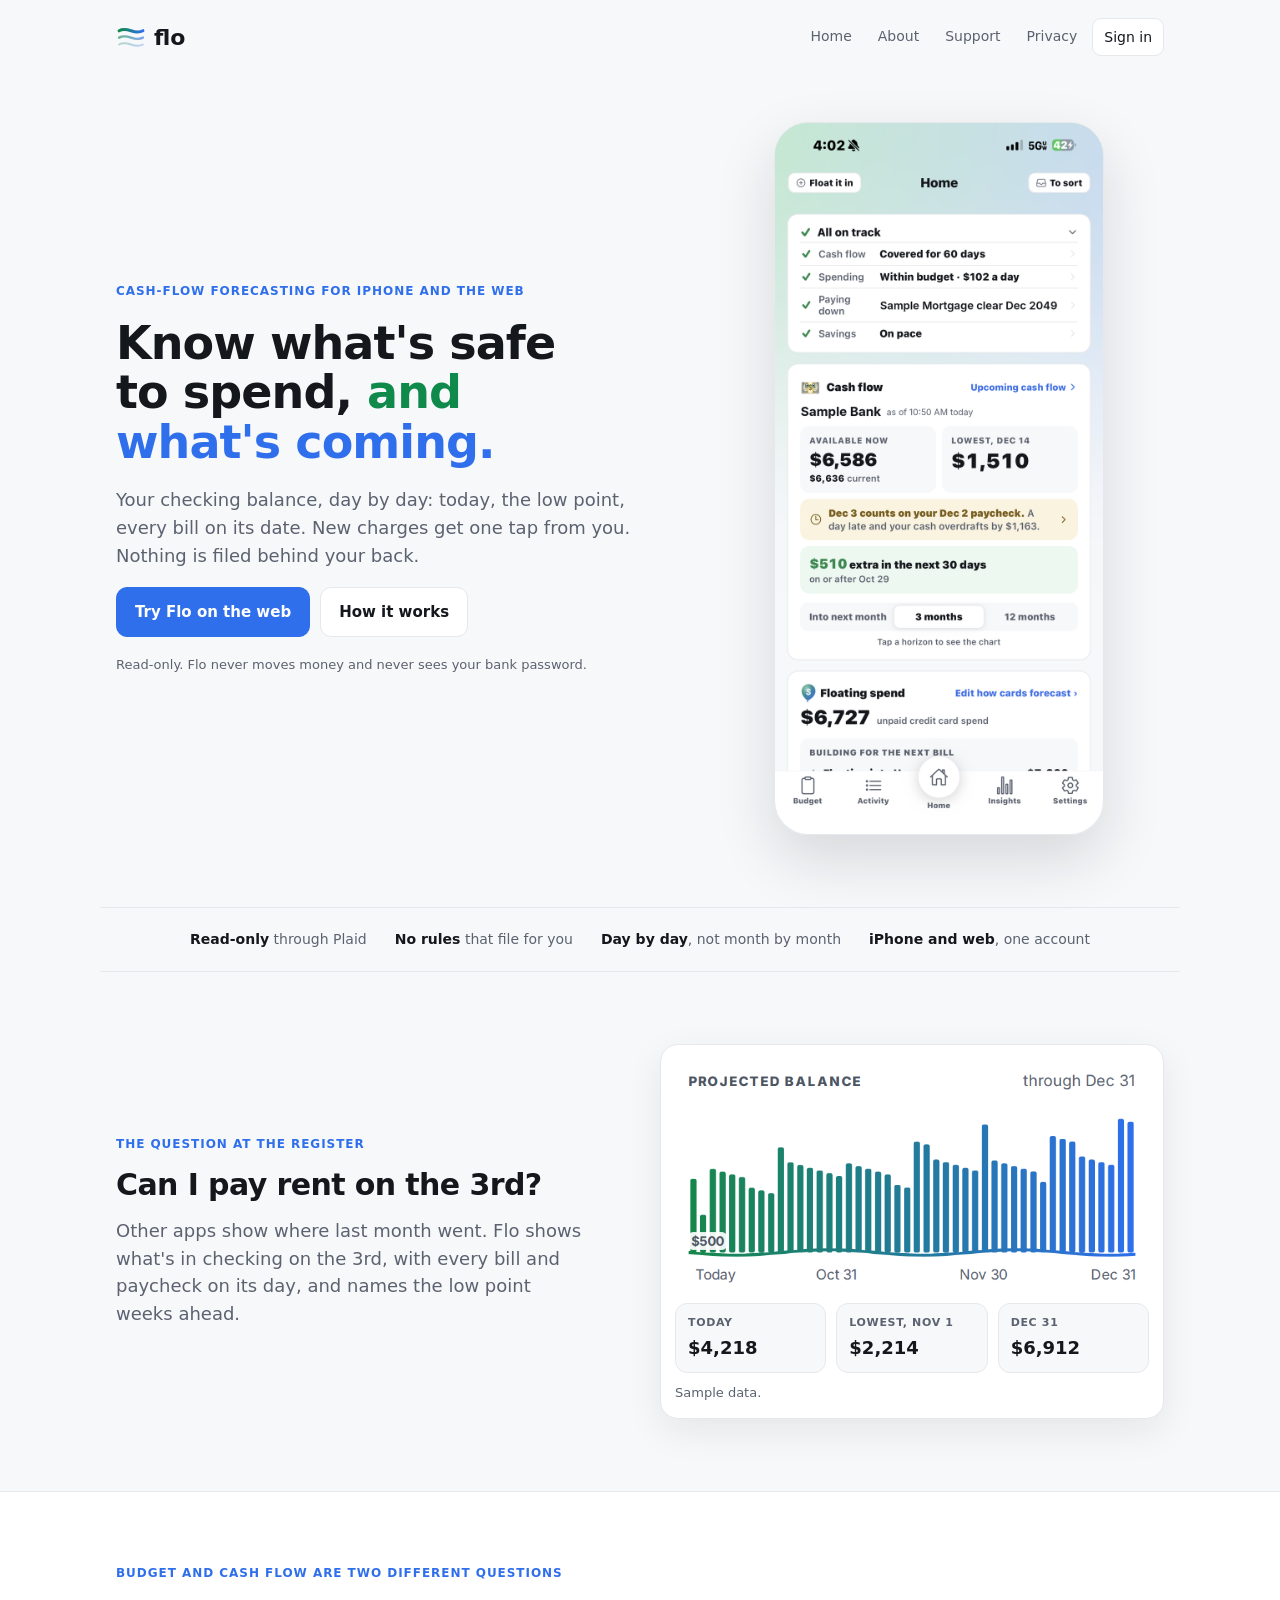
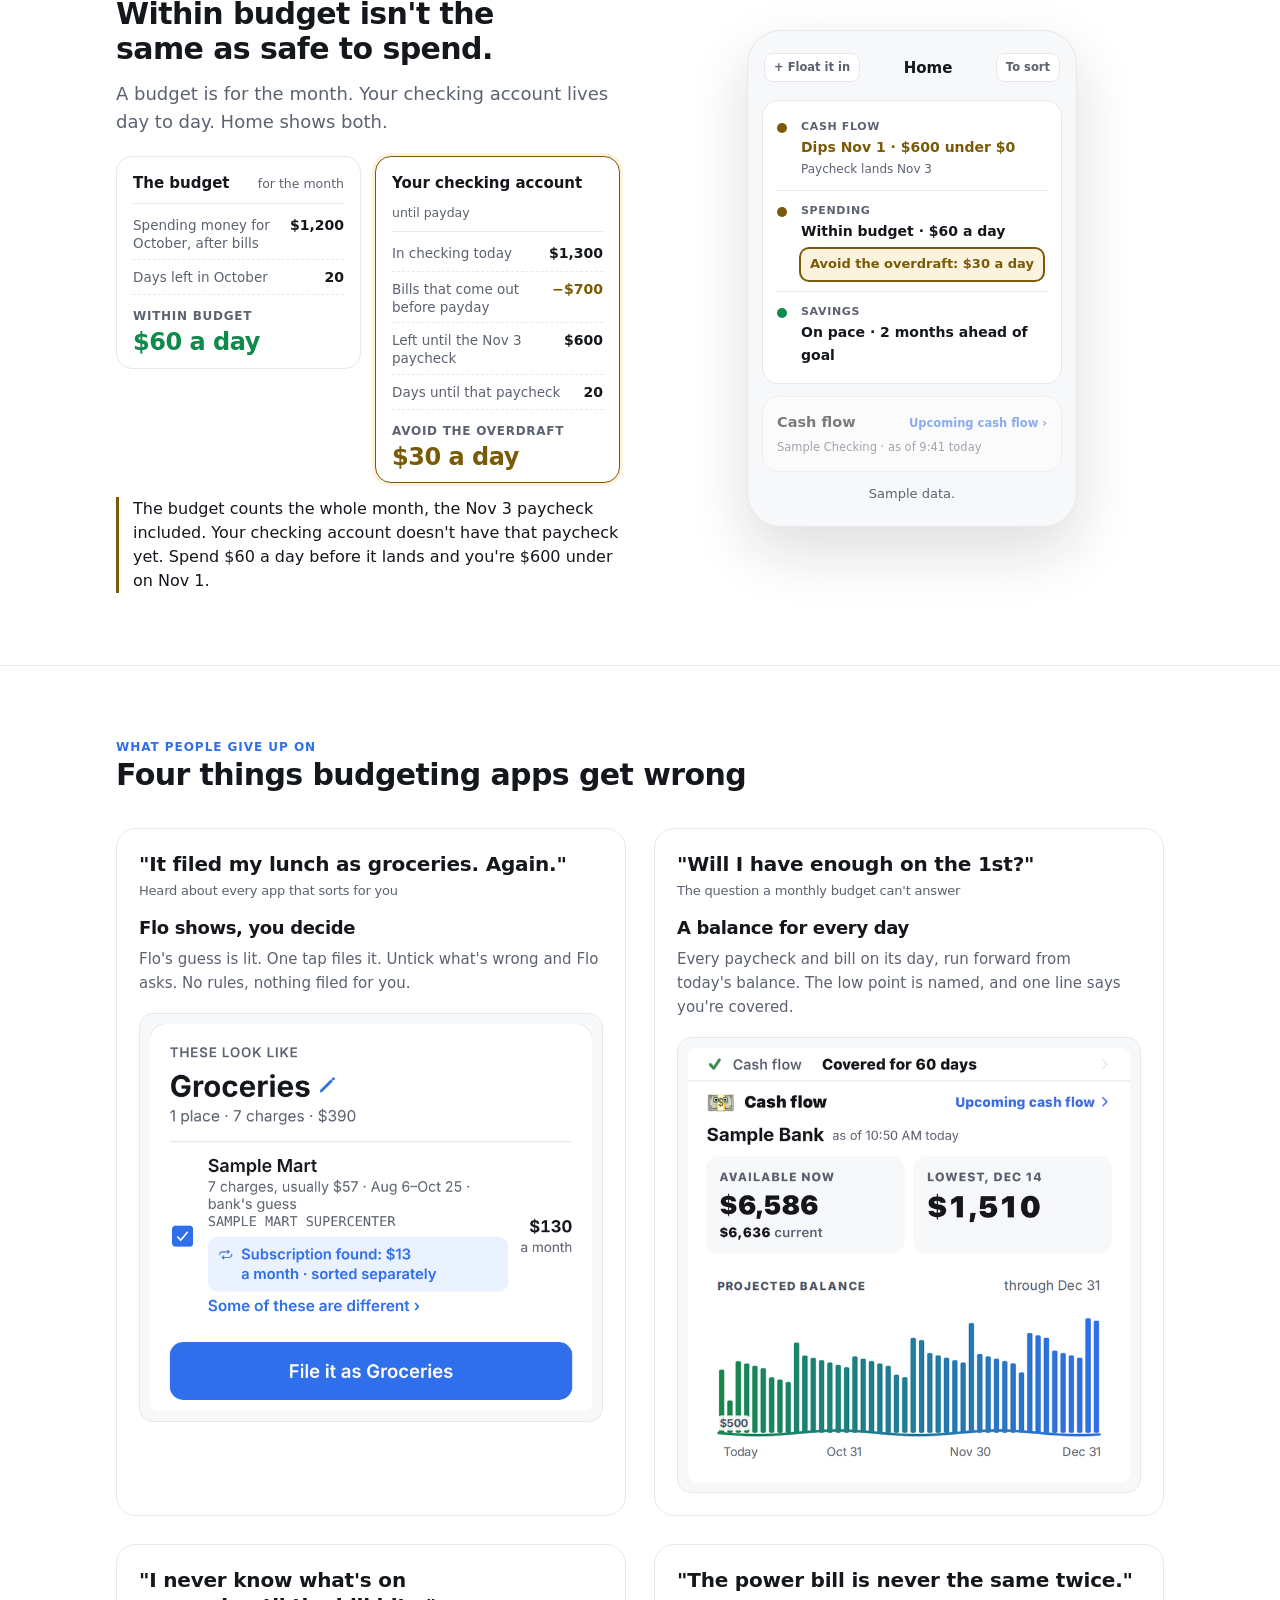
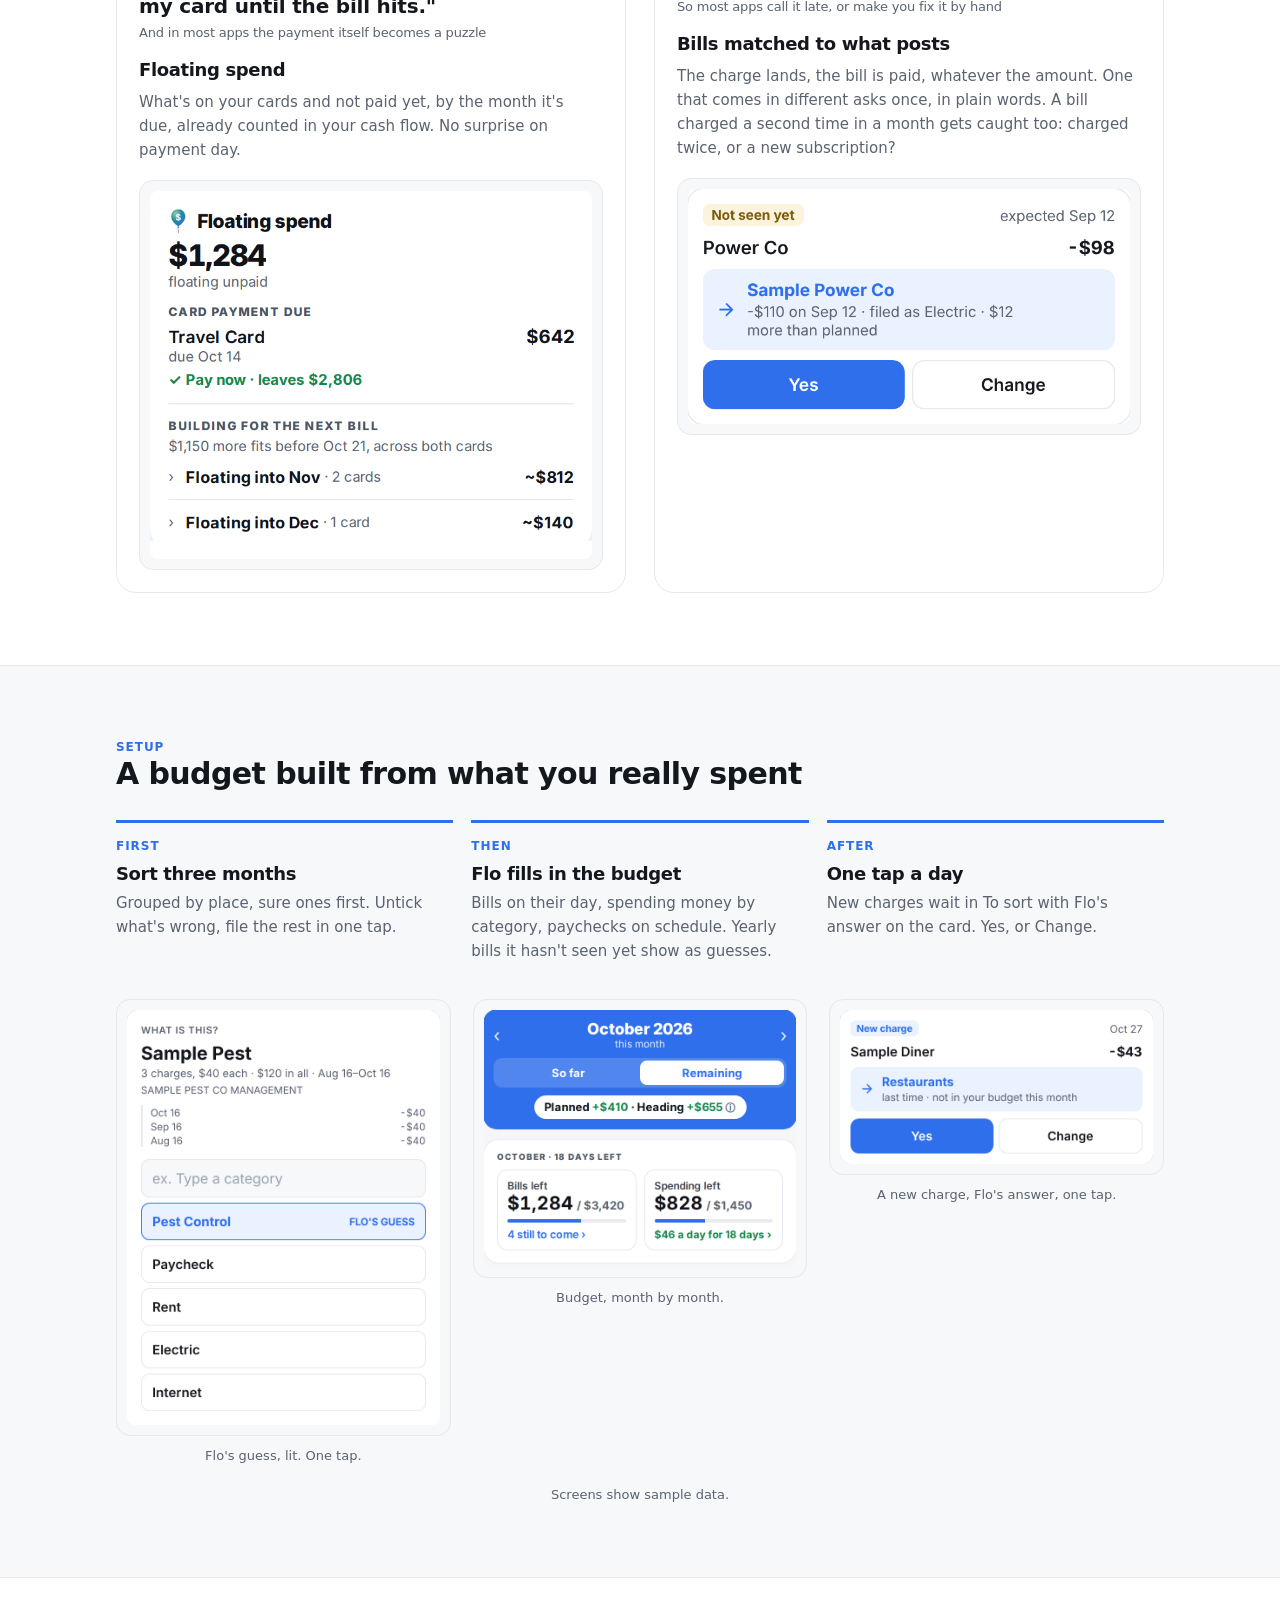
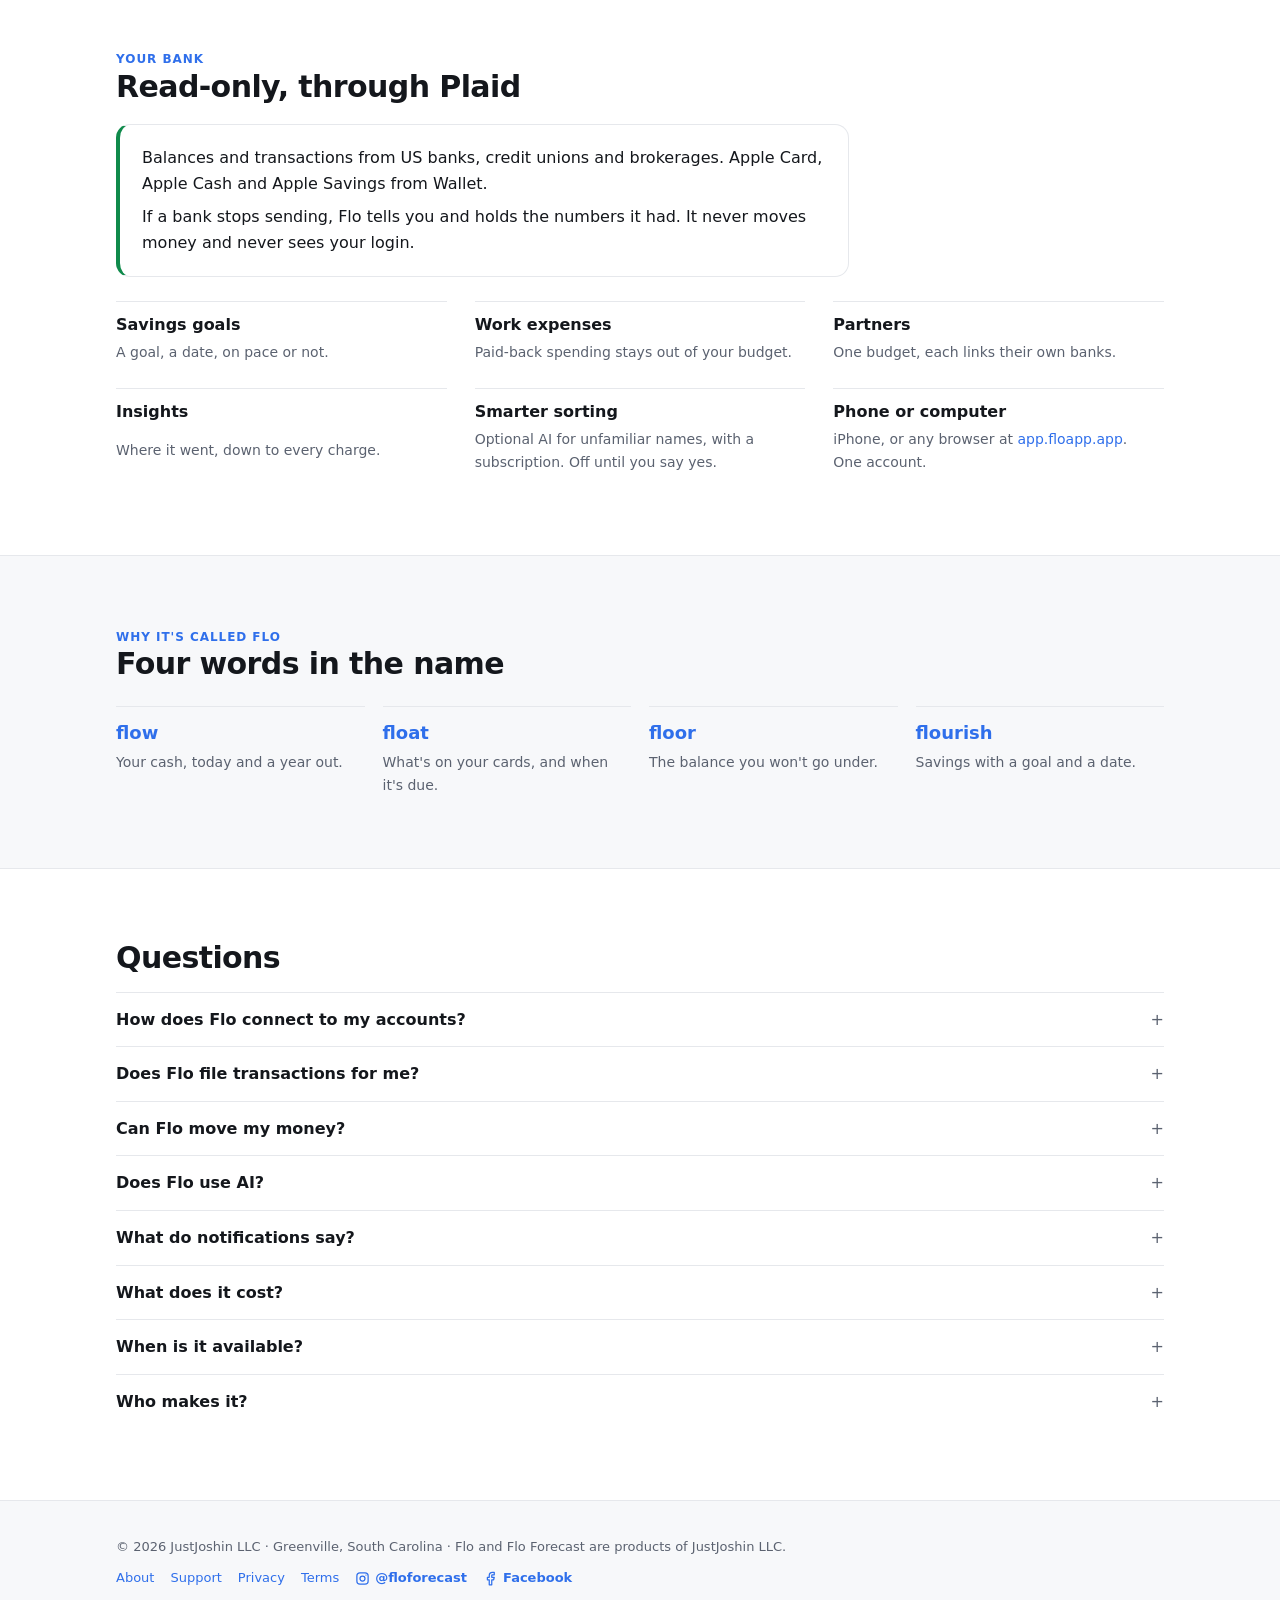
<file: index.html>
<!doctype html>
<html lang="en">
<head>
<meta charset="utf-8">
<meta name="viewport" content="width=device-width,initial-scale=1">
<title>Flo · Know what's safe to spend, and what's coming</title>
<meta name="description" content="Flo shows your checking balance day by day: today, the low point, every bill and paycheck on its date. New charges get one tap from you. Read-only, through Plaid. On iPhone and the web.">
<link rel="canonical" href="https://floapp.app/">
<link rel="icon" href="data:image/svg+xml,%3Csvg xmlns='http://www.w3.org/2000/svg' viewBox='0 0 48 48' aria-hidden='true'%3E%3Cdefs%3E%3ClinearGradient id='gBrand' x1='0' x2='1' y1='0' y2='0'%3E%3Cstop offset='0' stop-color='%230f8a4b'/%3E%3Cstop offset='1' stop-color='%232f6feb'/%3E%3C/linearGradient%3E%3C/defs%3E%3Cpath d='M5 14 C 19.1 6, 28.9 22, 43 14' fill='none' stroke='url(%23gBrand)' stroke-width='5' stroke-linecap='round'/%3E%3Cpath d='M5 25 C 19.1 17, 28.9 33, 43 25' fill='none' stroke='url(%23gBrand)' stroke-width='4' stroke-linecap='round' opacity='.6'/%3E%3Cpath d='M5 36 C 19.1 28, 28.9 44, 43 36' fill='none' stroke='url(%23gBrand)' stroke-width='3' stroke-linecap='round' opacity='.3'/%3E%3C/svg%3E">
<meta property="og:title" content="Flo · Know what's safe to spend, and what's coming">
<meta property="og:description" content="Your checking balance day by day: today, the low point, every bill and paycheck on its date. New charges get one tap from you. Read-only, through Plaid.">
<meta property="og:url" content="https://floapp.app/">
<meta property="og:site_name" content="Flo">
<meta property="og:image" content="https://floapp.app/img/home-hero.png">
<style>
/* The homepage carries its own styles: the other pages share style.css. Same tokens,
   same system font (the app's own), nothing downloaded from anyone else. */
:root{
  --bg:#f7f8fa; --card:#ffffff; --ink:#14171c; --sub:#5b6270; --line:#e6e8ec;
  --accent:#2f6feb; --accent-weak:#eaf1ff; --pos:#0f8a4b; --pos-weak:#e9f8ef; --warn-weak:#fbf3de; --warn-ink:#7a5a07;
  --font:-apple-system,BlinkMacSystemFont,"SF Pro Text",system-ui,"Segoe UI",Roboto,Helvetica,Arial,sans-serif;
}
@media (prefers-color-scheme: dark){ :root{
  --bg:#111317; --card:#191c22; --ink:#eef0f3; --sub:#9aa1ad; --line:#2a2e37;
  --accent:#6d9bff; --accent-weak:#1c2740; --pos:#3ecb7e; --pos-weak:#132a1e; --warn-weak:#2c2410; --warn-ink:#e0b23e; } }
*{box-sizing:border-box}
html{color-scheme:light dark}
body{margin:0;background:var(--bg);color:var(--ink);font:16px/1.6 var(--font)}
a{color:var(--accent);text-decoration:none}
h1,h2,h3{margin:0;letter-spacing:-.02em;text-wrap:balance}
h1{font-size:46px;line-height:1.08;font-weight:700}
h2{font-size:30px;line-height:1.15;font-weight:700}
h3{font-size:18px;line-height:1.3;font-weight:700}
p{margin:0}
.wrap{max-width:1080px;margin:0 auto;padding-left:max(16px,env(safe-area-inset-left,0px));padding-right:max(16px,env(safe-area-inset-right,0px))}
.band{padding-block:72px}
.band.alt{background:var(--card);border-top:1px solid var(--line);border-bottom:1px solid var(--line)}
.band.alt + .band.alt{border-top:0}
.eyebrow{font-size:12px;font-weight:700;letter-spacing:.08em;text-transform:uppercase;color:var(--accent)}
.lede{font-size:18px;line-height:1.55;color:var(--sub);max-width:60ch;text-wrap:pretty}
.note{font-size:13px;color:var(--sub)}
.btn{display:inline-block;border:1px solid var(--line);background:var(--card);color:var(--ink);border-radius:11px;padding:12px 18px;font-weight:600;font-size:15px}
.btn.primary{background:var(--accent);border-color:var(--accent);color:#fff}
/* nav */
.nav{display:flex;align-items:center;justify-content:space-between;padding-block:18px;gap:12px;flex-wrap:wrap}
.brand{display:inline-flex;align-items:center;gap:8px;font-size:22px;font-weight:700;color:var(--ink)}
.brand svg{width:30px;height:30px}
.links{display:flex;gap:4px;flex-wrap:wrap}
.links a{color:var(--sub);padding:7px 11px;border-radius:9px;font-size:14px;font-weight:500}
.links a.signin{color:var(--ink);background:var(--card);border:1px solid var(--line)}
/* hero */
.hero{display:grid;grid-template-columns:1.1fr .9fr;gap:48px;align-items:center;padding-block:48px 72px}
.hero .copy{display:grid;gap:18px}
.hero h1 .g{color:var(--pos)} .hero h1 .b{color:var(--accent)}
.ctas{display:flex;gap:10px;flex-wrap:wrap}
.phone{width:min(100%,330px);margin:0 auto;border-radius:34px;border:1px solid var(--line);box-shadow:0 24px 60px rgba(20,23,28,.14);overflow:hidden;background:linear-gradient(180deg,#cfe9dc,#d8e3f3)}
.phone img{display:block;width:100%;height:auto}
/* the drawn Home check-in, next to the budget and checking receipts */
.phone.home{background:var(--bg);padding:18px 14px 22px;display:grid;gap:12px;font-size:13px}
.ph-top{display:flex;align-items:center;justify-content:space-between;padding:4px 2px 6px}
.ph-top b{font-size:15px}
.ph-pill{border:1px solid var(--line);background:var(--card);border-radius:9px;padding:4px 9px;font-size:11.5px;font-weight:600;color:var(--sub)}
.ph-card{background:var(--card);border:1px solid var(--line);border-radius:16px;padding:14px;display:grid;gap:10px}
.ph-card.ghost{opacity:.55}
.ph-row{display:flex;justify-content:space-between;align-items:baseline}
.ph-row b{font-size:14.5px}
.ph-link{color:var(--accent);font-size:11.5px;font-weight:600}
.ph-bank{color:var(--sub);font-size:11.5px;margin-top:-6px}
.ph-card.checkin{gap:0;padding:6px 14px}
.ci{display:grid;grid-template-columns:14px 1fr;gap:10px;align-items:start;padding:11px 0;border-top:1px solid var(--line)}
.ci:first-child{border-top:0}
.dot{width:10px;height:10px;border-radius:5px;margin-top:5px;background:var(--pos)} .dot.warn{background:var(--warn-ink)}
.ci-l{font-size:11px;font-weight:700;letter-spacing:.06em;text-transform:uppercase;color:var(--sub)}
.ci-t{font-size:14px;font-weight:700;margin-top:1px} .ci-t.warn{color:var(--warn-ink)}
.ci-s{font-size:12px;color:var(--sub);margin-top:1px}
.ci-hi{display:inline-block;margin-top:6px;background:var(--warn-weak);color:var(--warn-ink);font-weight:700;font-size:13px;border-radius:8px;padding:5px 9px;box-shadow:0 0 0 2px var(--warn-ink)}
/* the one-line proof strip */
.strip{display:flex;gap:28px;flex-wrap:wrap;justify-content:center;font-size:14px;color:var(--sub);padding-block:20px;border-top:1px solid var(--line);border-bottom:1px solid var(--line)}
.strip b{color:var(--ink);font-weight:600}
/* day by day */
.two{display:grid;grid-template-columns:1fr 1fr;gap:40px;align-items:center}
.two .copy{display:grid;gap:14px}
.chart{border:1px solid var(--line);border-radius:18px;background:var(--card);padding:14px;box-shadow:0 12px 36px rgba(20,23,28,.08)}
.chart img{display:block;width:100%;height:auto;border-radius:10px}
.days{display:grid;grid-template-columns:repeat(3,1fr);gap:10px;margin-top:14px}
.day{border:1px solid var(--line);border-radius:12px;padding:10px 12px;background:var(--bg)}
.day .k{font-size:11px;letter-spacing:.06em;text-transform:uppercase;color:var(--sub);font-weight:700}
.day .v{font-size:18px;font-weight:700;font-variant-numeric:tabular-nums;margin-top:2px}
/* budget vs checking: two receipts */
.punch{font-size:16px;line-height:1.5;color:var(--ink);border-left:3px solid var(--warn-ink);padding-left:14px;text-wrap:pretty}
.rcs{display:grid;grid-template-columns:1fr 1fr;gap:14px;margin-top:6px;align-items:start}
.rc{border:1px solid var(--line);border-radius:16px;background:var(--card);padding:14px 16px 12px;display:grid;gap:0;font-size:14px}
.rc.warn{border-color:var(--warn-ink);box-shadow:0 0 0 3px var(--warn-weak)}
.rc-h{font-weight:700;font-size:15px;padding-bottom:8px;border-bottom:1px solid var(--line);margin-bottom:4px;display:flex;justify-content:space-between;gap:8px;align-items:baseline;flex-wrap:wrap}
.rc-h span{font-weight:500;font-size:12.5px;color:var(--sub)}
.rc-l{display:flex;justify-content:space-between;gap:12px;align-items:baseline;padding:6px 0;border-bottom:1px dashed var(--line)}
.rc-l span{color:var(--sub);font-size:13.5px;line-height:1.35;text-wrap:pretty}
.rc-l b{font-weight:600;font-variant-numeric:tabular-nums;white-space:nowrap}
.rc-t{display:grid;gap:3px;padding-top:12px}
.rc-t span{font-size:12px;font-weight:700;letter-spacing:.06em;text-transform:uppercase;color:var(--sub)}
.rc-t b{font-size:24px;font-weight:700;letter-spacing:-.02em;line-height:1.1;white-space:nowrap}
.rc b.low{color:var(--warn-ink)} .rc b.pos{color:var(--pos)}
/* complaints to answers */
.pairs{display:grid;grid-template-columns:repeat(2,1fr);gap:28px;margin-top:36px}
.pair{display:grid;gap:18px;align-content:start;border:1px solid var(--line);border-radius:20px;background:var(--card);padding:22px}
.pair .q{font-size:20px;line-height:1.3;font-weight:600;letter-spacing:-.01em;color:var(--ink);text-wrap:balance}
.pair .q small{display:block;font-weight:400;color:var(--sub);font-size:13px;margin-top:6px;text-wrap:pretty}
.pair h3{margin-top:16px}
.pair p{margin-top:8px;color:var(--sub);font-size:15px;text-wrap:pretty}
.shot.plain{border-radius:14px;overflow:hidden;border:1px solid var(--line);background:var(--bg);padding:10px}
.shot.plain img{display:block;width:100%;height:auto;border-radius:8px}
/* budget from history */
.steps{display:grid;grid-template-columns:repeat(3,1fr);gap:18px;margin-top:28px}
.step{border-top:3px solid var(--accent);padding-top:14px}
.step .n{font-size:12px;font-weight:700;letter-spacing:.08em;color:var(--accent);text-transform:uppercase}
.step h3{margin-top:6px}
.step p{margin-top:6px;color:var(--sub);font-size:15px;text-wrap:pretty}
.shots{display:grid;grid-template-columns:repeat(3,1fr);gap:22px;margin-top:36px;align-items:start}
.shots figure{margin:0}
.shots figcaption{font-size:13px;color:var(--sub);text-align:center;margin-top:10px;text-wrap:balance}
/* your bank */
.plain{border:1px solid var(--line);border-left:4px solid var(--pos);border-radius:14px;background:var(--card);padding:20px 22px;display:grid;gap:8px;max-width:72ch}
.also{display:grid;grid-template-columns:repeat(3,1fr);gap:14px 28px;margin-top:24px}
.also div{display:grid;gap:4px;padding-block:10px;border-top:1px solid var(--line)}
.also b{font-weight:600}
.also span{color:var(--sub);font-size:14px;text-wrap:pretty}
/* the name */
.name{display:grid;grid-template-columns:repeat(4,1fr);gap:18px;margin-top:24px}
.name div{border-top:1px solid var(--line);padding-top:12px}
.name b{color:var(--accent);font-size:18px}
.name span{display:block;color:var(--sub);font-size:14px;margin-top:4px}
/* questions */
details{border-top:1px solid var(--line);padding:14px 0}
summary{cursor:pointer;font-weight:600;list-style:none;display:flex;justify-content:space-between;gap:12px}
summary::-webkit-details-marker{display:none}
summary::after{content:"+";color:var(--sub);font-weight:400}
details[open] summary::after{content:"\2212"}
details p{color:var(--sub);margin-top:8px;max-width:70ch}
/* footer */
footer{padding-block:36px 48px;color:var(--sub);font-size:13px;display:grid;gap:10px}
footer .fl{display:flex;gap:16px;flex-wrap:wrap;align-items:center}
footer a.ig{display:inline-flex;align-items:center;gap:5px;font-weight:600}
footer a.ig svg{flex:none}
@media (max-width:860px){
  h1{font-size:36px} h2{font-size:26px}
  .hero{grid-template-columns:1fr;gap:28px;padding-block:28px 48px}
  .two{grid-template-columns:1fr}
  .pairs{grid-template-columns:1fr}
  .rcs{grid-template-columns:1fr}
  .steps,.shots,.also{grid-template-columns:1fr}
  .name{grid-template-columns:1fr 1fr}
  .band{padding-block:52px}
}
@media (max-width:480px){ .days{grid-template-columns:1fr} }
</style>
</head>
<body>
<header class="wrap nav">
  <a class="brand" href="/"><svg xmlns="http://www.w3.org/2000/svg" viewBox="0 0 48 48" width="30" height="30" aria-hidden="true"><defs><linearGradient id="gBrand" x1="0" x2="1" y1="0" y2="0"><stop offset="0" stop-color="#0f8a4b"/><stop offset="1" stop-color="#2f6feb"/></linearGradient></defs><path d="M5 14 C 19.1 6, 28.9 22, 43 14" fill="none" stroke="url(#gBrand)" stroke-width="5" stroke-linecap="round"/><path d="M5 25 C 19.1 17, 28.9 33, 43 25" fill="none" stroke="url(#gBrand)" stroke-width="4" stroke-linecap="round" opacity=".6"/><path d="M5 36 C 19.1 28, 28.9 44, 43 36" fill="none" stroke="url(#gBrand)" stroke-width="3" stroke-linecap="round" opacity=".3"/></svg><span>flo</span></a>
  <nav class="links"><a href="/" aria-current="page">Home</a><a href="/about">About</a><a href="/support">Support</a><a href="/privacy">Privacy</a><a class="signin" href="https://app.floapp.app">Sign in</a></nav>
</header>

<main>
<section class="wrap hero">
  <div class="copy">
    <p class="eyebrow">Cash-flow forecasting for iPhone and the&nbsp;web</p>
    <h1>Know what's safe to spend, <span class="g">and</span> <span class="b">what's coming.</span></h1>
    <p class="lede">Your checking balance, day by day: today, the low point, every bill on its date. New charges get one tap from you. Nothing is filed behind your back.</p>
    <div class="ctas"><a class="btn primary" href="https://app.floapp.app">Try Flo on the web</a><a class="btn" href="#how">How it works</a></div>
    <p class="note">Read-only. Flo never moves money and never sees your bank password.</p>
  </div>
  <div class="phone"><img src="/img/home-hero.png" width="393" height="852" alt="Flo's Home on an iPhone: All on track; Cash flow covered for 60 days, Spending within budget, Paying down, Savings on pace; the Cash flow card with Available now and the lowest point ahead, a note about a paycheck landing the day before a bill, extra in the next 30 days; Floating spend below"></div>
</section>

<div class="wrap strip">
  <span><b>Read-only</b> through Plaid</span>
  <span><b>No rules</b> that file for you</span>
  <span><b>Day by day</b>, not month by month</span>
  <span><b>iPhone and web</b>, one account</span>
</div>

<section class="band" id="how">
  <div class="wrap two">
    <div class="copy">
      <p class="eyebrow">The question at the register</p>
      <h2>Can I pay rent on the 3rd?</h2>
      <p class="lede">Other apps show where last month went. Flo shows what's in checking on the 3rd, with every bill and paycheck on its day, and names the low point weeks ahead.</p>
    </div>
    <div class="chart">
      <img src="/img/chart.png" width="700" height="340" alt="Projected balance, a bar for each day from today through December 31">
      <div class="days">
        <div class="day"><div class="k">Today</div><div class="v">$4,218</div></div>
        <div class="day"><div class="k">Lowest, Nov 1</div><div class="v">$2,214</div></div>
        <div class="day"><div class="k">Dec 31</div><div class="v">$6,912</div></div>
      </div>
      <p class="note" style="margin-top:10px">Sample data.</p>
    </div>
  </div>
</section>

<section class="band alt" id="why">
  <div class="wrap two">
    <div class="copy">
      <p class="eyebrow">Budget and cash flow are two different questions</p>
      <h2>Within budget isn't the same as safe to spend.</h2>
      <p class="lede">A budget is for the month. Your checking account lives day to day. Home shows both.</p>
      <div class="rcs">
        <div class="rc">
          <div class="rc-h">The budget <span>for the month</span></div>
          <div class="rc-l"><span>Spending money for October, after bills</span><b>$1,200</b></div>
          <div class="rc-l"><span>Days left in October</span><b>20</b></div>
          <div class="rc-t"><span>Within budget</span><b class="pos">$60 a day</b></div>
        </div>
        <div class="rc warn">
          <div class="rc-h">Your checking account <span>until payday</span></div>
          <div class="rc-l"><span>In checking today</span><b>$1,300</b></div>
          <div class="rc-l"><span>Bills that come out before payday</span><b class="low">&minus;$700</b></div>
          <div class="rc-l"><span>Left until the Nov&nbsp;3 paycheck</span><b>$600</b></div>
          <div class="rc-l"><span>Days until that paycheck</span><b>20</b></div>
          <div class="rc-t"><span>Avoid the overdraft</span><b class="low">$30 a day</b></div>
        </div>
      </div>
      <p class="punch">The budget counts the whole month, the Nov&nbsp;3 paycheck included. Your checking account doesn't have that paycheck yet. Spend $60 a day before it lands and you're $600 under on Nov&nbsp;1.</p>
    </div>
    <div class="phone home" role="img" aria-label="Flo's Home check-in: Cash flow dips Nov 1, $600 under; Spending within budget at $60 a day, avoid the overdraft at $30 a day; Savings on pace">
      <div class="ph-top"><span class="ph-pill">+ Float it in</span><b>Home</b><span class="ph-pill">To sort</span></div>
      <div class="ph-card checkin">
        <div class="ci"><span class="dot warn"></span><div><div class="ci-l">Cash flow</div><div class="ci-t warn">Dips Nov 1 &middot; $600 under $0</div><div class="ci-s">Paycheck lands Nov 3</div></div></div>
        <div class="ci"><span class="dot warn"></span><div><div class="ci-l">Spending</div><div class="ci-t">Within budget &middot; $60 a day</div><div class="ci-hi">Avoid the overdraft: $30 a day</div></div></div>
        <div class="ci"><span class="dot"></span><div><div class="ci-l">Savings</div><div class="ci-t">On pace &middot; 2 months ahead of goal</div></div></div>
      </div>
      <div class="ph-card ghost"><div class="ph-row"><b>Cash flow</b><span class="ph-link">Upcoming cash flow &rsaquo;</span></div><div class="ph-bank">Sample Checking &middot; as of 9:41 today</div></div>
      <p class="note" style="text-align:center">Sample data.</p>
    </div>
  </div>
</section>

<section class="band alt">
  <div class="wrap">
    <p class="eyebrow">What people give up on</p>
    <h2>Four things budgeting apps get wrong</h2>
    <div class="pairs">
      <article class="pair">
        <div>
          <div class="q">"It filed my lunch as groceries.&nbsp;Again."<small>Heard about every app that sorts for you</small></div>
          <h3>Flo shows, you decide</h3>
          <p>Flo's guess is lit. One tap files it. Untick what's wrong and Flo asks. No rules, nothing filed for you.</p>
        </div>
        <div class="shot plain"><img src="/img/sort-groceries.png" width="718" height="628" loading="lazy" alt="A sorting card: These look like Groceries, seven charges at one shop, with the subscription found among them sorted separately. One button: File it as Groceries."></div>
      </article>
      <article class="pair">
        <div>
          <div class="q">"Will I have enough on the&nbsp;1st?"<small>The question a monthly budget can't answer</small></div>
          <h3>A balance for every day</h3>
          <p>Every paycheck and bill on its day, run forward from today's balance. The low point is named, and one line says you're covered.</p>
        </div>
        <div class="shot plain"><img src="/img/cash-flow-card.png" width="720" height="707" loading="lazy" alt="Home's cash flow card: Cash flow covered for 60 days; Sample Bank, $6,586 available now, $6,636 current, lowest $1,510 on Dec 14; and the projected balance, one bar per day, through December 31"></div>
      </article>
      <article class="pair">
        <div>
          <div class="q">"I never know what's on my card until the bill&nbsp;hits."<small>And in most apps the payment itself becomes a puzzle</small></div>
          <h3>Floating spend</h3>
          <p>What's on your cards and not paid yet, by the month it's due, already counted in your cash flow. No surprise on payment day.</p>
        </div>
        <div class="shot plain"><img src="/img/floating-spend.png" width="720" height="600" loading="lazy" alt="Floating spend: $1,284 unpaid on cards, the card payment due Oct 14, and what floats into November and December"></div>
      </article>
      <article class="pair">
        <div>
          <div class="q">"The power bill is never the same&nbsp;twice."<small>So most apps call it late, or make you fix it by hand</small></div>
          <h3>Bills matched to what posts</h3>
          <p>The charge lands, the bill is paid, whatever the amount. One that comes in different asks once, in plain words. A bill charged a second time in a month gets caught too: charged twice, or a new subscription?</p>
        </div>
        <div class="shot plain"><img src="/img/bill-power.png" width="718" height="382" loading="lazy" alt="A To sort card: Power Co, planned at $98, came in at $110 on Sep 12, $12 more than planned. Yes, or Change."></div>
      </article>
    </div>
  </div>
</section>

<section class="band">
  <div class="wrap">
    <p class="eyebrow">Setup</p>
    <h2>A budget built from what you really spent</h2>
    <div class="steps">
      <div class="step"><div class="n">First</div><h3>Sort three months</h3><p>Grouped by place, sure ones first. Untick what's wrong, file the rest in one tap.</p></div>
      <div class="step"><div class="n">Then</div><h3>Flo fills in the budget</h3><p>Bills on their day, spending money by category, paychecks on schedule. Yearly bills it hasn't seen yet show as guesses.</p></div>
      <div class="step"><div class="n">After</div><h3>One tap a day</h3><p>New charges wait in To sort with Flo's answer on the card. Yes, or Change.</p></div>
    </div>
    <div class="shots">
      <figure><div class="shot plain"><img src="/img/sort-place.png" width="718" height="952" loading="lazy" alt="One place at a time: Sample Pest, three charges, with Pest Control lit as Flo's guess"></div><figcaption>Flo's guess, lit. One tap.</figcaption></figure>
      <figure><div class="shot plain"><img src="/img/budget-month.png" width="720" height="590" loading="lazy" alt="Budget: October, planned and heading, bills left and spending left"></div><figcaption>Budget, month by month.</figcaption></figure>
      <figure><div class="shot plain"><img src="/img/to-sort-diner.png" width="718" height="352" loading="lazy" alt="A To sort card: New charge, Sample Diner, $43. Flo's answer: Restaurants, last time. Yes, or Change."></div><figcaption>A new charge, Flo's answer, one tap.</figcaption></figure>
    </div>
    <p class="note" style="margin-top:18px;text-align:center">Screens show sample data.</p>
  </div>
</section>

<section class="band alt">
  <div class="wrap">
    <p class="eyebrow">Your bank</p>
    <h2>Read-only, through Plaid</h2>
    <div class="plain" style="margin-top:20px">
      <p>Balances and transactions from US banks, credit unions and brokerages. Apple Card, Apple Cash and Apple Savings from Wallet.</p>
      <p>If a bank stops sending, Flo tells you and holds the numbers it had. It never moves money and never sees your login.</p>
    </div>
    <div class="also">
      <div><b>Savings goals</b><span>A goal, a date, on pace or not.</span></div>
      <div><b>Work expenses</b><span>Paid-back spending stays out of your budget.</span></div>
      <div><b>Partners</b><span>One budget, each links their own banks.</span></div>
      <div><b>Insights</b><span>Where it went, down to every charge.</span></div>
      <div><b>Smarter sorting</b><span>Optional AI for unfamiliar names, with a subscription. Off until you say&nbsp;yes.</span></div>
      <div><b>Phone or computer</b><span>iPhone, or any browser at <a href="https://app.floapp.app">app.floapp.app</a>. One account.</span></div>
    </div>
  </div>
</section>

<section class="band" id="name">
  <div class="wrap">
    <p class="eyebrow">Why it's called Flo</p>
    <h2>Four words in the name</h2>
    <div class="name">
      <div><b>flow</b><span>Your cash, today and a year out.</span></div>
      <div><b>float</b><span>What's on your cards, and when it's due.</span></div>
      <div><b>floor</b><span>The balance you won't go under.</span></div>
      <div><b>flourish</b><span>Savings with a goal and a date.</span></div>
    </div>
  </div>
</section>

<section class="band alt" id="faq">
  <div class="wrap">
    <h2>Questions</h2>
    <div style="margin-top:16px">
      <details><summary>How does Flo connect to my accounts?</summary><p>Through Plaid, read-only. On iPhone, Apple Card, Apple Cash and Apple Savings link from Wallet. Flo never sees your bank login. Disconnect anything in Settings.</p></details>
      <details><summary>Does Flo file transactions for me?</summary><p>No. Flo shows its best guess; you decide, one tap per place. No automatic rules.</p></details>
      <details><summary>Can Flo move my money?</summary><p>No. Read-only by design.</p></details>
      <details><summary>Does Flo use AI?</summary><p>Only if you turn on Smarter sorting, which comes with a subscription. It sends business names, their website and the city and state of a charge when your bank gives them, your categories, amounts and how often. Never your email, account numbers, balances or payments to people. Anthropic's Claude, which doesn't train on&nbsp;it.</p></details>
      <details><summary>What do notifications say?</summary><p>Three, all optional: heading under your floor in the next two weeks, a card payment due in three days, a bank that stopped syncing. Flo also tells you about your account itself, like a subscription ending. None shows an amount.</p></details>
      <details><summary>What does it cost?</summary><p>Tracking by hand is free. A subscription is $5.99 a month or $59.99 a year. It links your banks and includes Smarter sorting, and one covers your whole&nbsp;household.</p></details>
      <details><summary>When is it available?</summary><p>Now, on the web at <a href="https://app.floapp.app">app.floapp.app</a>. The iPhone app is in beta on TestFlight.</p></details>
      <details><summary>Who makes it?</summary><p>Flo is built by JustJoshin LLC in Greenville, South Carolina. <a href="/about">More about us.</a></p></details>
    </div>
  </div>
</section>
</main>

<footer class="wrap">
  <p>&copy; 2026 JustJoshin LLC &middot; Greenville, South Carolina &middot; Flo and Flo Forecast are products of JustJoshin LLC.</p>
  <div class="fl"><a href="/about">About</a><a href="/support">Support</a><a href="/privacy">Privacy</a><a href="/terms">Terms</a><a class="ig" href="https://www.instagram.com/floforecast/" target="_blank" rel="noopener" aria-label="Flo on Instagram, @floforecast"><svg width="15" height="15" viewBox="0 0 24 24" fill="none" stroke="currentColor" stroke-width="2" aria-hidden="true"><rect x="3" y="3" width="18" height="18" rx="5"/><circle cx="12" cy="12" r="4"/><circle cx="17.5" cy="6.5" r="1" fill="currentColor" stroke="none"/></svg>@floforecast</a><a class="ig" href="https://www.facebook.com/floforecast" target="_blank" rel="noopener" aria-label="Flo Forecast on Facebook"><svg width="15" height="15" viewBox="0 0 24 24" fill="none" stroke="currentColor" stroke-width="2" stroke-linejoin="round" aria-hidden="true"><path d="M18 2h-3a5 5 0 0 0-5 5v3H7v4h3v8h4v-8h3l1-4h-4V7a1 1 0 0 1 1-1h3z"/></svg>Facebook</a></div>
</footer>
</body>
</html>
</file>
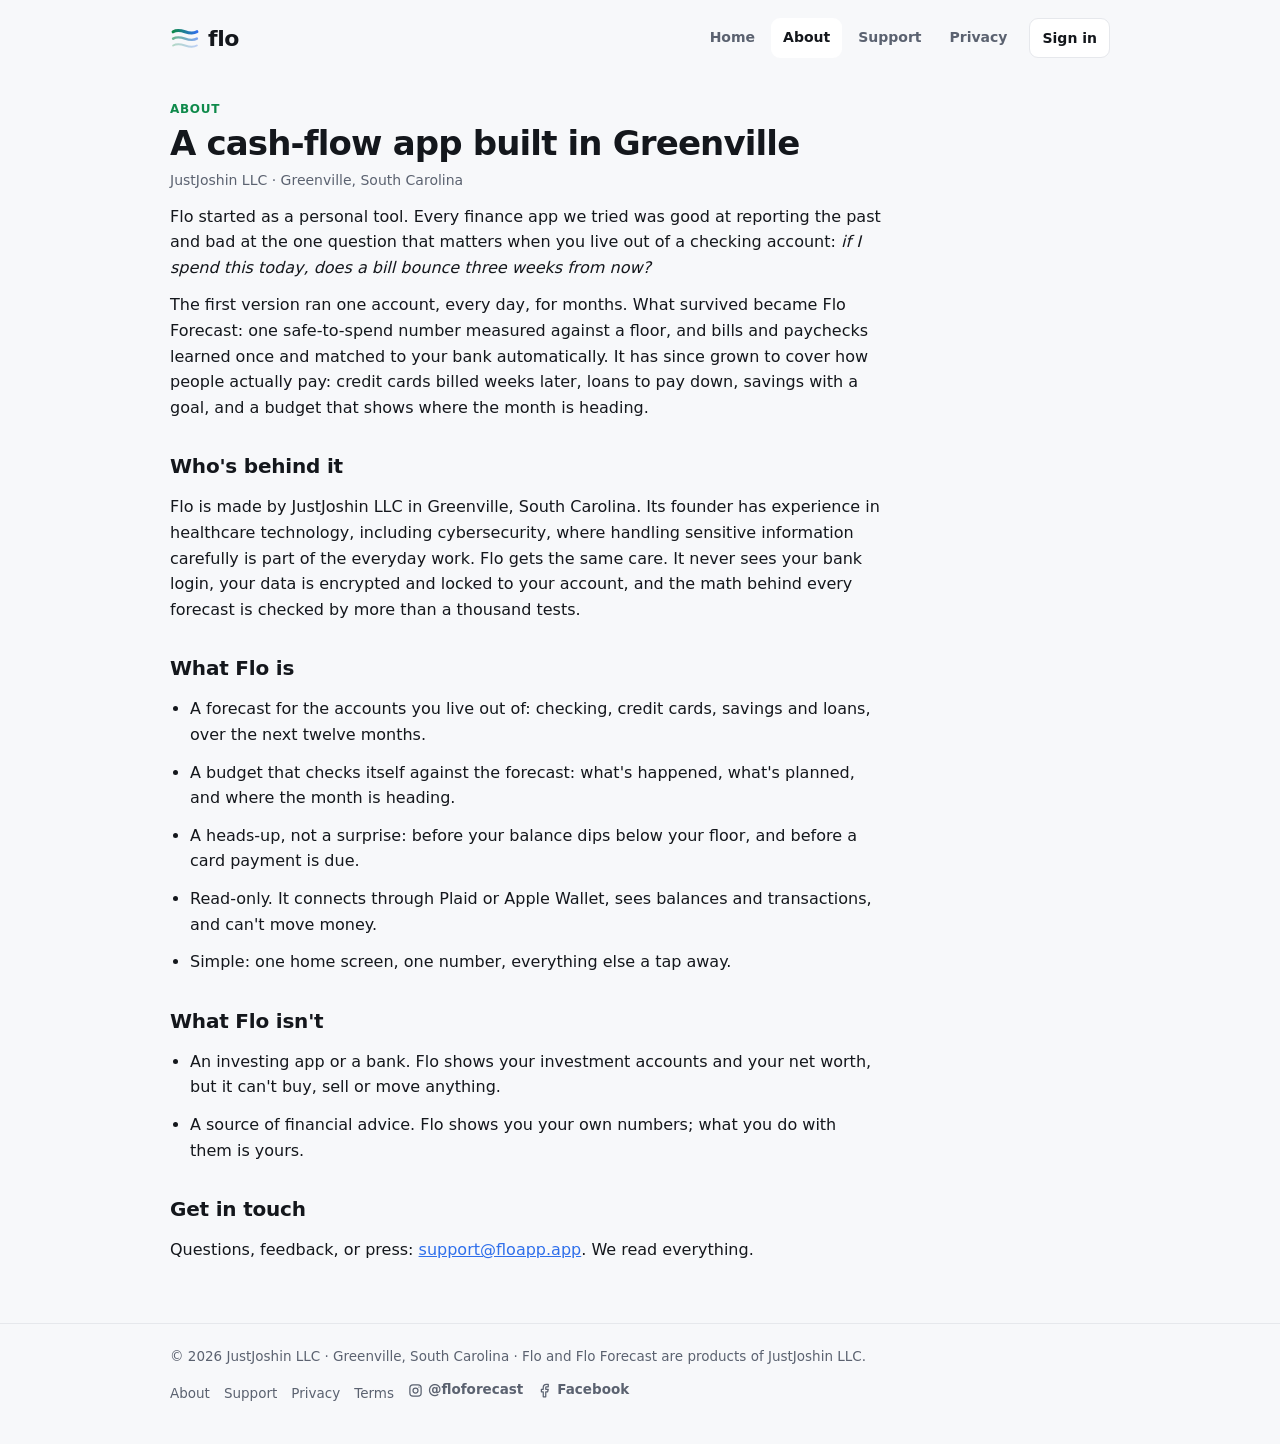
<file: about.html>
<!doctype html>
<html lang="en">
<head>
<meta charset="utf-8">
<meta name="viewport" content="width=device-width,initial-scale=1">
<title>About Flo · JustJoshin LLC</title>
<meta name="description" content="Flo is a cash-flow forecasting app built by JustJoshin LLC in Greenville, South Carolina.">
<link rel="canonical" href="https://floapp.app/about">
<link rel="icon" href="data:image/svg+xml,%3Csvg xmlns='http://www.w3.org/2000/svg' viewBox='0 0 48 48' aria-hidden='true'%3E%3Cdefs%3E%3ClinearGradient id='gBrand' x1='0' x2='1' y1='0' y2='0'%3E%3Cstop offset='0' stop-color='%230f8a4b'/%3E%3Cstop offset='1' stop-color='%232f6feb'/%3E%3C/linearGradient%3E%3C/defs%3E%3Cpath d='M5 14 C 19.1 6, 28.9 22, 43 14' fill='none' stroke='url(%23gBrand)' stroke-width='5' stroke-linecap='round'/%3E%3Cpath d='M5 25 C 19.1 17, 28.9 33, 43 25' fill='none' stroke='url(%23gBrand)' stroke-width='4' stroke-linecap='round' opacity='.6'/%3E%3Cpath d='M5 36 C 19.1 28, 28.9 44, 43 36' fill='none' stroke='url(%23gBrand)' stroke-width='3' stroke-linecap='round' opacity='.3'/%3E%3C/svg%3E">
<meta property="og:title" content="About Flo · JustJoshin LLC">
<meta property="og:description" content="Flo is a cash-flow forecasting app built by JustJoshin LLC in Greenville, South Carolina.">
<meta property="og:url" content="https://floapp.app/about">
<meta property="og:site_name" content="Flo">
<link rel="stylesheet" href="/style.css?v=2026-10-30">
</head>
<body>
<header class="wrap">
  <nav class="nav">
    <a class="brand" href="/"><svg xmlns="http://www.w3.org/2000/svg" viewBox="0 0 48 48" width="30" height="30" aria-hidden="true"><defs><linearGradient id="gBrand" x1="0" x2="1" y1="0" y2="0"><stop offset="0" stop-color="#0f8a4b"/><stop offset="1" stop-color="#2f6feb"/></linearGradient></defs><path d="M5 14 C 19.1 6, 28.9 22, 43 14" fill="none" stroke="url(#gBrand)" stroke-width="5" stroke-linecap="round"/><path d="M5 25 C 19.1 17, 28.9 33, 43 25" fill="none" stroke="url(#gBrand)" stroke-width="4" stroke-linecap="round" opacity=".6"/><path d="M5 36 C 19.1 28, 28.9 44, 43 36" fill="none" stroke="url(#gBrand)" stroke-width="3" stroke-linecap="round" opacity=".3"/></svg><span>flo</span></a>
    <div class="links"><a href="/">Home</a><a href="/about" aria-current="page">About</a><a href="/support">Support</a><a href="/privacy">Privacy</a><a class="signin" href="https://app.floapp.app">Sign in</a></div>
  </nav>
</header>
<main class="wrap">

<article class="prose">
  <div class="eyebrow">About</div>
  <h1>A cash-flow app built in Greenville</h1>
  <p class="meta">JustJoshin LLC · Greenville, South Carolina</p>
  <p>Flo started as a personal tool. Every finance app we tried was good at reporting the past and bad at the one question that matters when you live out of a checking account: <i>if I spend this today, does a bill bounce three weeks from now?</i></p>
  <p>The first version ran one account, every day, for months. What survived became Flo Forecast: one safe-to-spend number measured against a floor, and bills and paychecks learned once and matched to your bank automatically. It has since grown to cover how people actually pay: credit cards billed weeks later, loans to pay down, savings with a goal, and a budget that shows where the month is heading.</p>
  <h2>Who's behind it</h2>
  <p>Flo is made by JustJoshin LLC in Greenville, South Carolina. Its founder has experience in healthcare technology, including cybersecurity, where handling sensitive information carefully is part of the everyday work. Flo gets the same care. It never sees your bank login, your data is encrypted and locked to your account, and the math behind every forecast is checked by more than a thousand tests.</p>
  <h2>What Flo is</h2>
  <ul>
    <li>A forecast for the accounts you live out of: checking, credit cards, savings and loans, over the next twelve months.</li>
    <li>A budget that checks itself against the forecast: what's happened, what's planned, and where the month is heading.</li>
    <li>A heads-up, not a surprise: before your balance dips below your floor, and before a card payment is due.</li>
    <li>Read-only. It connects through Plaid or Apple Wallet, sees balances and transactions, and can't move money.</li>
    <li>Simple: one home screen, one number, everything else a tap away.</li>
  </ul>
  <h2>What Flo isn't</h2>
  <ul>
    <li>An investing app or a bank. Flo shows your investment accounts and your net worth, but it can't buy, sell or move anything.</li>
    <li>A source of financial advice. Flo shows you your own numbers; what you do with them is yours.</li>
  </ul>
  <h2>Get in touch</h2>
  <p>Questions, feedback, or press: <a href="mailto:support@floapp.app">support@floapp.app</a>. We read everything.</p>
</article>

</main>
<footer>
  <div class="wrap row">
    <div>© 2026 JustJoshin LLC · Greenville, South Carolina · Flo and Flo Forecast are products of JustJoshin LLC.</div>
    <div><a href="/about">About</a><a href="/support">Support</a><a href="/privacy">Privacy</a><a href="/terms">Terms</a><a class="ig" href="https://www.instagram.com/floforecast/" target="_blank" rel="noopener" aria-label="Flo on Instagram, @floforecast"><svg width="15" height="15" viewBox="0 0 24 24" fill="none" stroke="currentColor" stroke-width="2" aria-hidden="true"><rect x="3" y="3" width="18" height="18" rx="5"/><circle cx="12" cy="12" r="4"/><circle cx="17.5" cy="6.5" r="1" fill="currentColor" stroke="none"/></svg>@floforecast</a><a class="ig" href="https://www.facebook.com/floforecast" target="_blank" rel="noopener" aria-label="Flo Forecast on Facebook"><svg width="15" height="15" viewBox="0 0 24 24" fill="none" stroke="currentColor" stroke-width="2" stroke-linejoin="round" aria-hidden="true"><path d="M18 2h-3a5 5 0 0 0-5 5v3H7v4h3v8h4v-8h3l1-4h-4V7a1 1 0 0 1 1-1h3z"/></svg>Facebook</a></div>
  </div>
</footer>
</body>
</html>
</file>
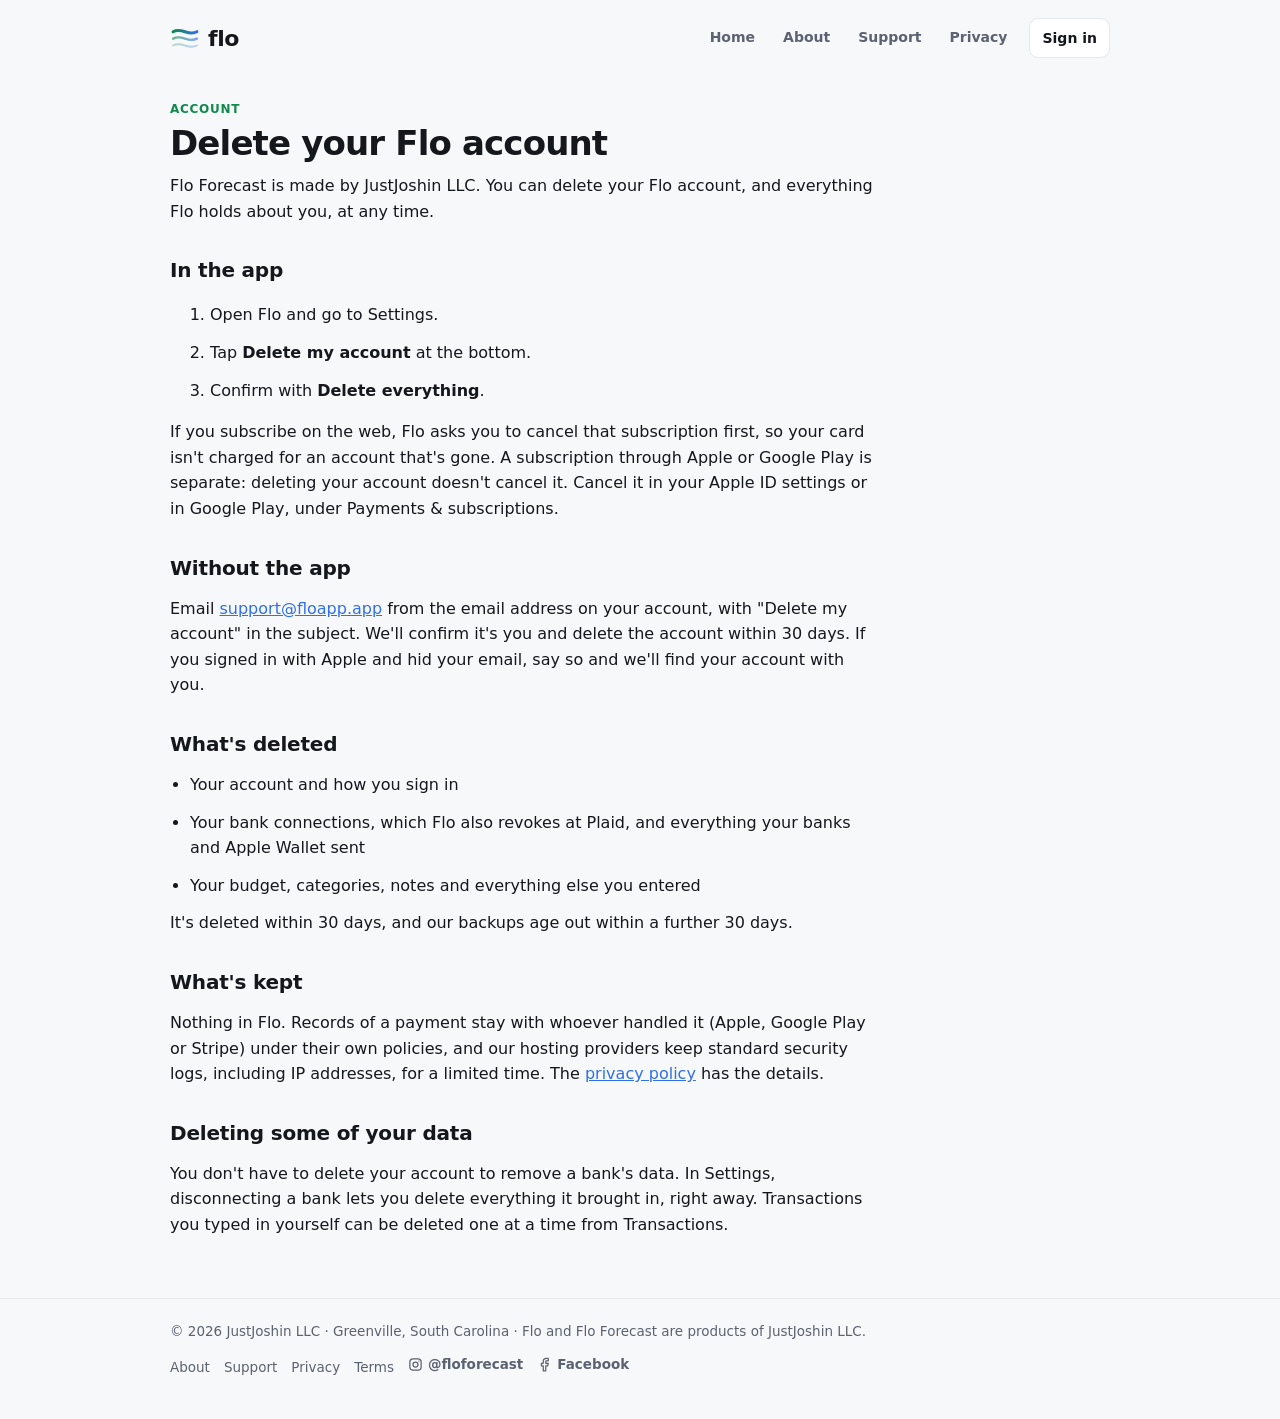
<file: delete-account.html>
<!doctype html>
<html lang="en">
<head>
<meta charset="utf-8">
<meta name="viewport" content="width=device-width,initial-scale=1">
<title>Delete your Flo account</title>
<meta name="description" content="How to delete your Flo Forecast account and data, in the app or by email.">
<link rel="canonical" href="https://floapp.app/delete-account">
<link rel="icon" href="data:image/svg+xml,%3Csvg xmlns='http://www.w3.org/2000/svg' viewBox='0 0 48 48' aria-hidden='true'%3E%3Cdefs%3E%3ClinearGradient id='gBrand' x1='0' x2='1' y1='0' y2='0'%3E%3Cstop offset='0' stop-color='%230f8a4b'/%3E%3Cstop offset='1' stop-color='%232f6feb'/%3E%3C/linearGradient%3E%3C/defs%3E%3Cpath d='M5 14 C 19.1 6, 28.9 22, 43 14' fill='none' stroke='url(%23gBrand)' stroke-width='5' stroke-linecap='round'/%3E%3Cpath d='M5 25 C 19.1 17, 28.9 33, 43 25' fill='none' stroke='url(%23gBrand)' stroke-width='4' stroke-linecap='round' opacity='.6'/%3E%3Cpath d='M5 36 C 19.1 28, 28.9 44, 43 36' fill='none' stroke='url(%23gBrand)' stroke-width='3' stroke-linecap='round' opacity='.3'/%3E%3C/svg%3E">
<meta property="og:title" content="Delete your Flo account">
<meta property="og:description" content="How to delete your Flo Forecast account and data, in the app or by email.">
<meta property="og:url" content="https://floapp.app/delete-account">
<meta property="og:site_name" content="Flo">
<link rel="stylesheet" href="/style.css?v=2026-10-30">
</head>
<body>
<header class="wrap">
  <nav class="nav">
    <a class="brand" href="/"><svg xmlns="http://www.w3.org/2000/svg" viewBox="0 0 48 48" width="30" height="30" aria-hidden="true"><defs><linearGradient id="gBrand" x1="0" x2="1" y1="0" y2="0"><stop offset="0" stop-color="#0f8a4b"/><stop offset="1" stop-color="#2f6feb"/></linearGradient></defs><path d="M5 14 C 19.1 6, 28.9 22, 43 14" fill="none" stroke="url(#gBrand)" stroke-width="5" stroke-linecap="round"/><path d="M5 25 C 19.1 17, 28.9 33, 43 25" fill="none" stroke="url(#gBrand)" stroke-width="4" stroke-linecap="round" opacity=".6"/><path d="M5 36 C 19.1 28, 28.9 44, 43 36" fill="none" stroke="url(#gBrand)" stroke-width="3" stroke-linecap="round" opacity=".3"/></svg><span>flo</span></a>
    <div class="links"><a href="/">Home</a><a href="/about">About</a><a href="/support">Support</a><a href="/privacy">Privacy</a><a class="signin" href="https://app.floapp.app">Sign in</a></div>
  </nav>
</header>
<main class="wrap">

<article class="prose">
  <div class="eyebrow">Account</div>
  <h1>Delete your Flo account</h1>
  <p>Flo Forecast is made by JustJoshin LLC. You can delete your Flo account, and everything Flo holds about you, at any time.</p>

  <h2>In the app</h2>
  <ol>
    <li>Open Flo and go to Settings.</li>
    <li>Tap <b>Delete my account</b> at the bottom.</li>
    <li>Confirm with <b>Delete everything</b>.</li>
  </ol>
  <p>If you subscribe on the web, Flo asks you to cancel that subscription first, so your card isn't charged for an account that's gone. A subscription through Apple or Google Play is separate: deleting your account doesn't cancel it. Cancel it in your Apple ID settings or in Google Play, under Payments &amp; subscriptions.</p>

  <h2>Without the app</h2>
  <p>Email <a href="mailto:support@floapp.app?subject=Delete%20my%20account">support@floapp.app</a> from the email address on your account, with "Delete my account" in the subject. We'll confirm it's you and delete the account within 30 days. If you signed in with Apple and hid your email, say so and we'll find your account with you.</p>

  <h2>What's deleted</h2>
  <ul>
    <li>Your account and how you sign in</li>
    <li>Your bank connections, which Flo also revokes at Plaid, and everything your banks and Apple Wallet sent</li>
    <li>Your budget, categories, notes and everything else you entered</li>
  </ul>
  <p>It's deleted within 30 days, and our backups age out within a further 30 days.</p>

  <h2>What's kept</h2>
  <p>Nothing in Flo. Records of a payment stay with whoever handled it (Apple, Google Play or Stripe) under their own policies, and our hosting providers keep standard security logs, including IP addresses, for a limited time. The <a href="/privacy">privacy policy</a> has the details.</p>

  <h2>Deleting some of your data</h2>
  <p>You don't have to delete your account to remove a bank's data. In Settings, disconnecting a bank lets you delete everything it brought in, right away. Transactions you typed in yourself can be deleted one at a time from Transactions.</p>
</article>

</main>
<footer>
  <div class="wrap row">
    <div>© 2026 JustJoshin LLC · Greenville, South Carolina · Flo and Flo Forecast are products of JustJoshin LLC.</div>
    <div><a href="/about">About</a><a href="/support">Support</a><a href="/privacy">Privacy</a><a href="/terms">Terms</a><a class="ig" href="https://www.instagram.com/floforecast/" target="_blank" rel="noopener" aria-label="Flo on Instagram, @floforecast"><svg width="15" height="15" viewBox="0 0 24 24" fill="none" stroke="currentColor" stroke-width="2" aria-hidden="true"><rect x="3" y="3" width="18" height="18" rx="5"/><circle cx="12" cy="12" r="4"/><circle cx="17.5" cy="6.5" r="1" fill="currentColor" stroke="none"/></svg>@floforecast</a><a class="ig" href="https://www.facebook.com/floforecast" target="_blank" rel="noopener" aria-label="Flo Forecast on Facebook"><svg width="15" height="15" viewBox="0 0 24 24" fill="none" stroke="currentColor" stroke-width="2" stroke-linejoin="round" aria-hidden="true"><path d="M18 2h-3a5 5 0 0 0-5 5v3H7v4h3v8h4v-8h3l1-4h-4V7a1 1 0 0 1 1-1h3z"/></svg>Facebook</a></div>
  </div>
</footer>
</body>
</html>
</file>
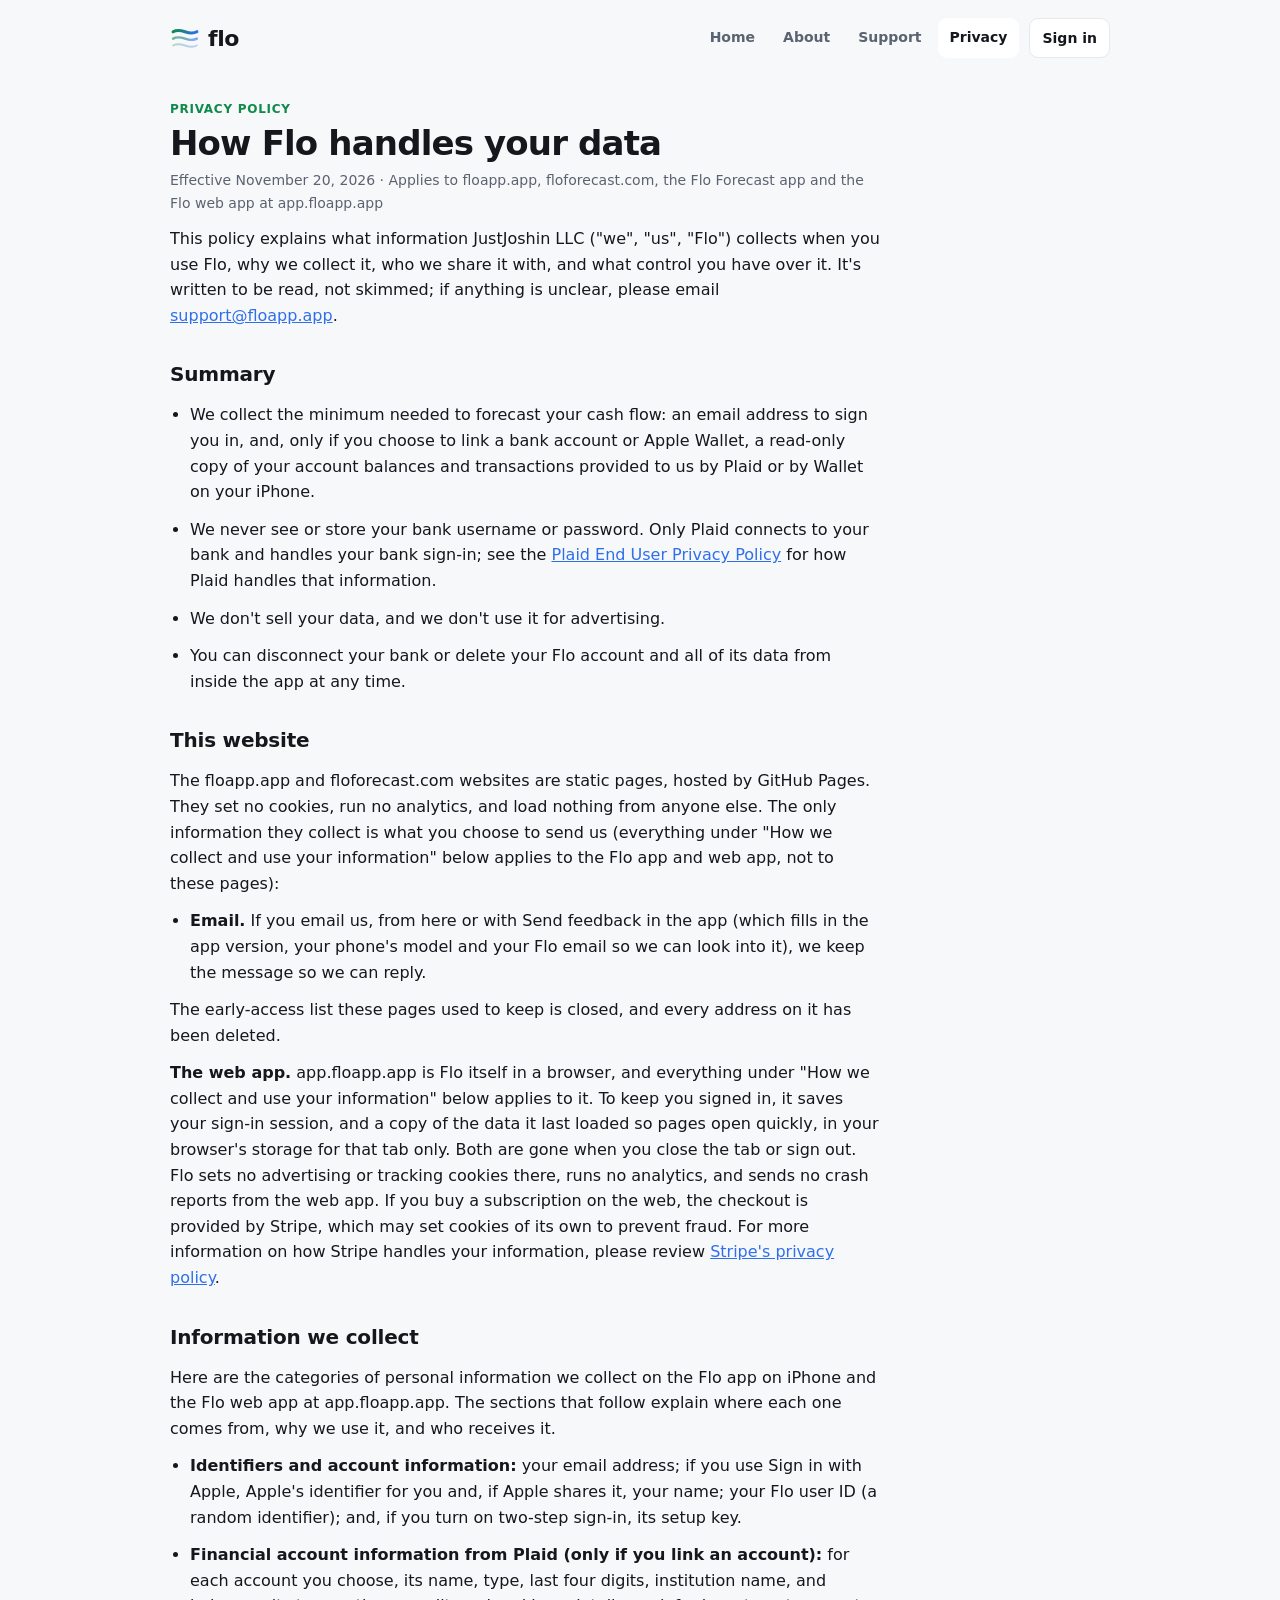
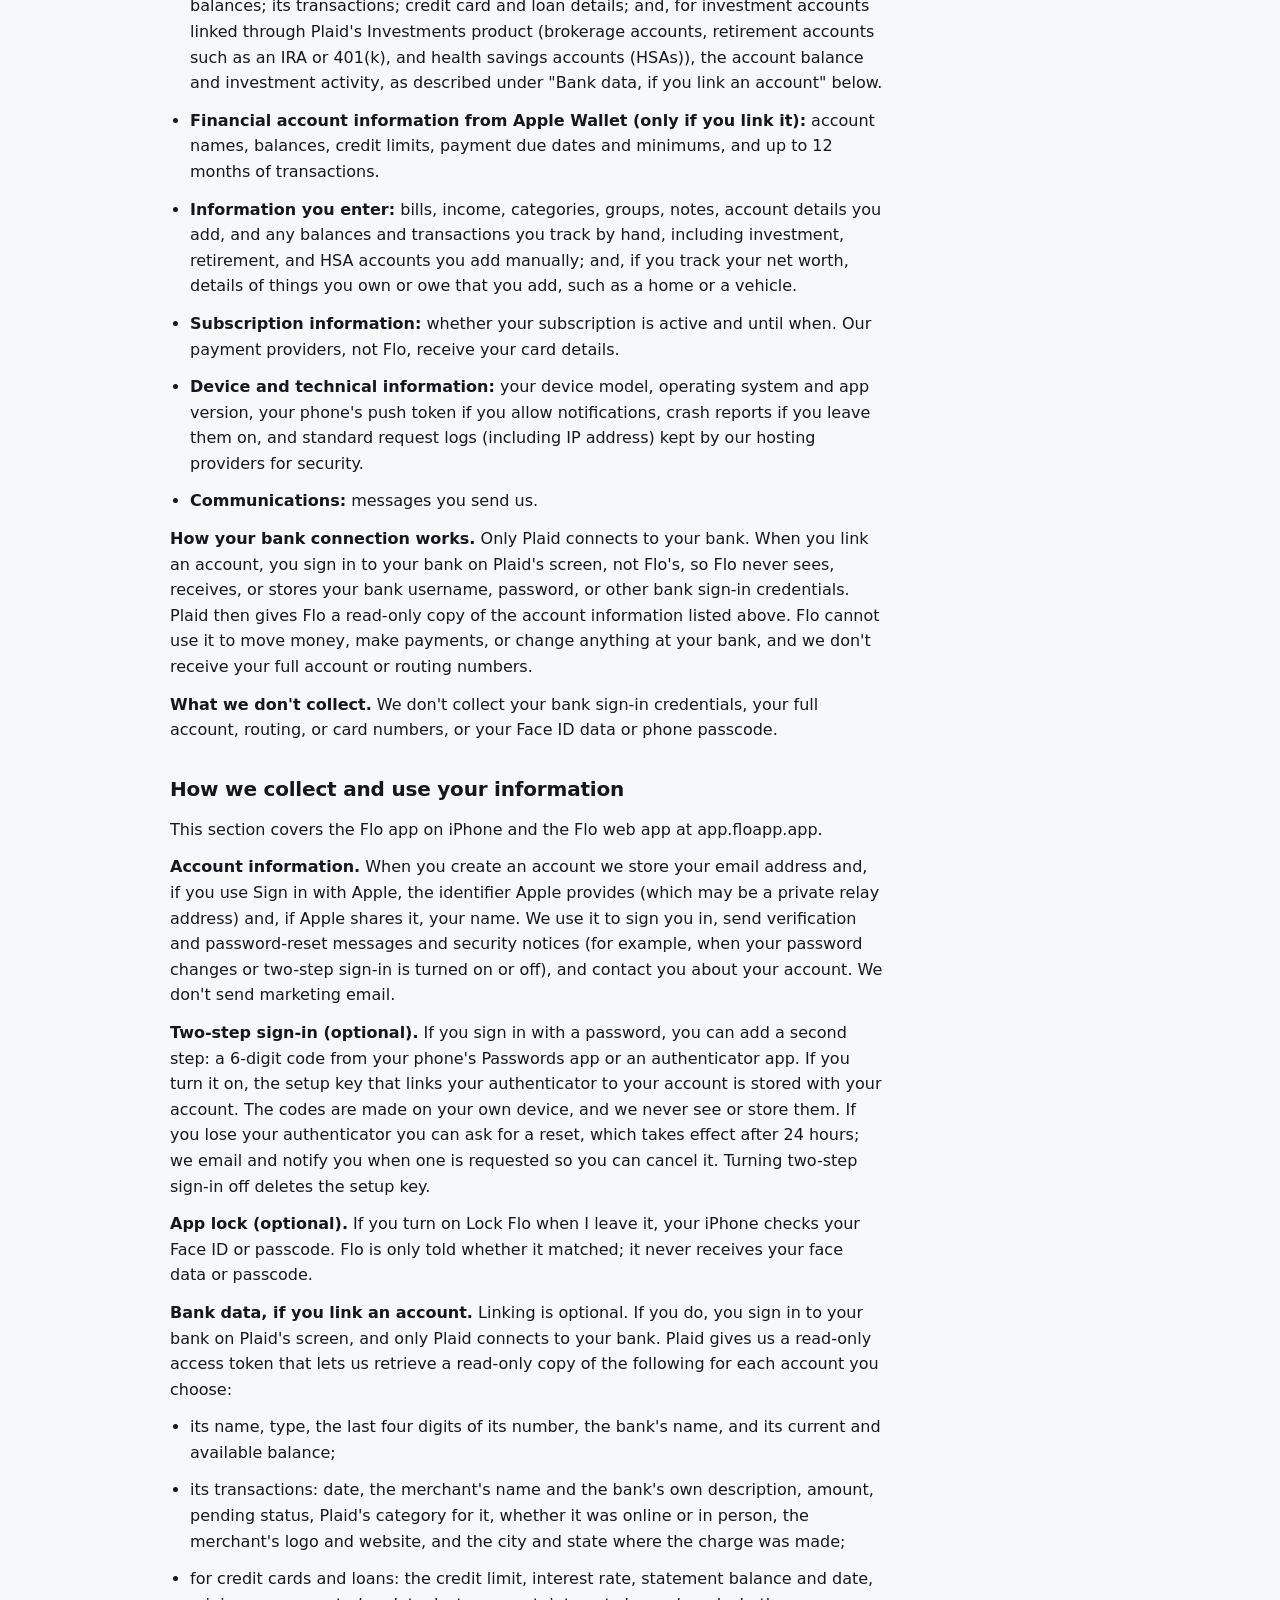
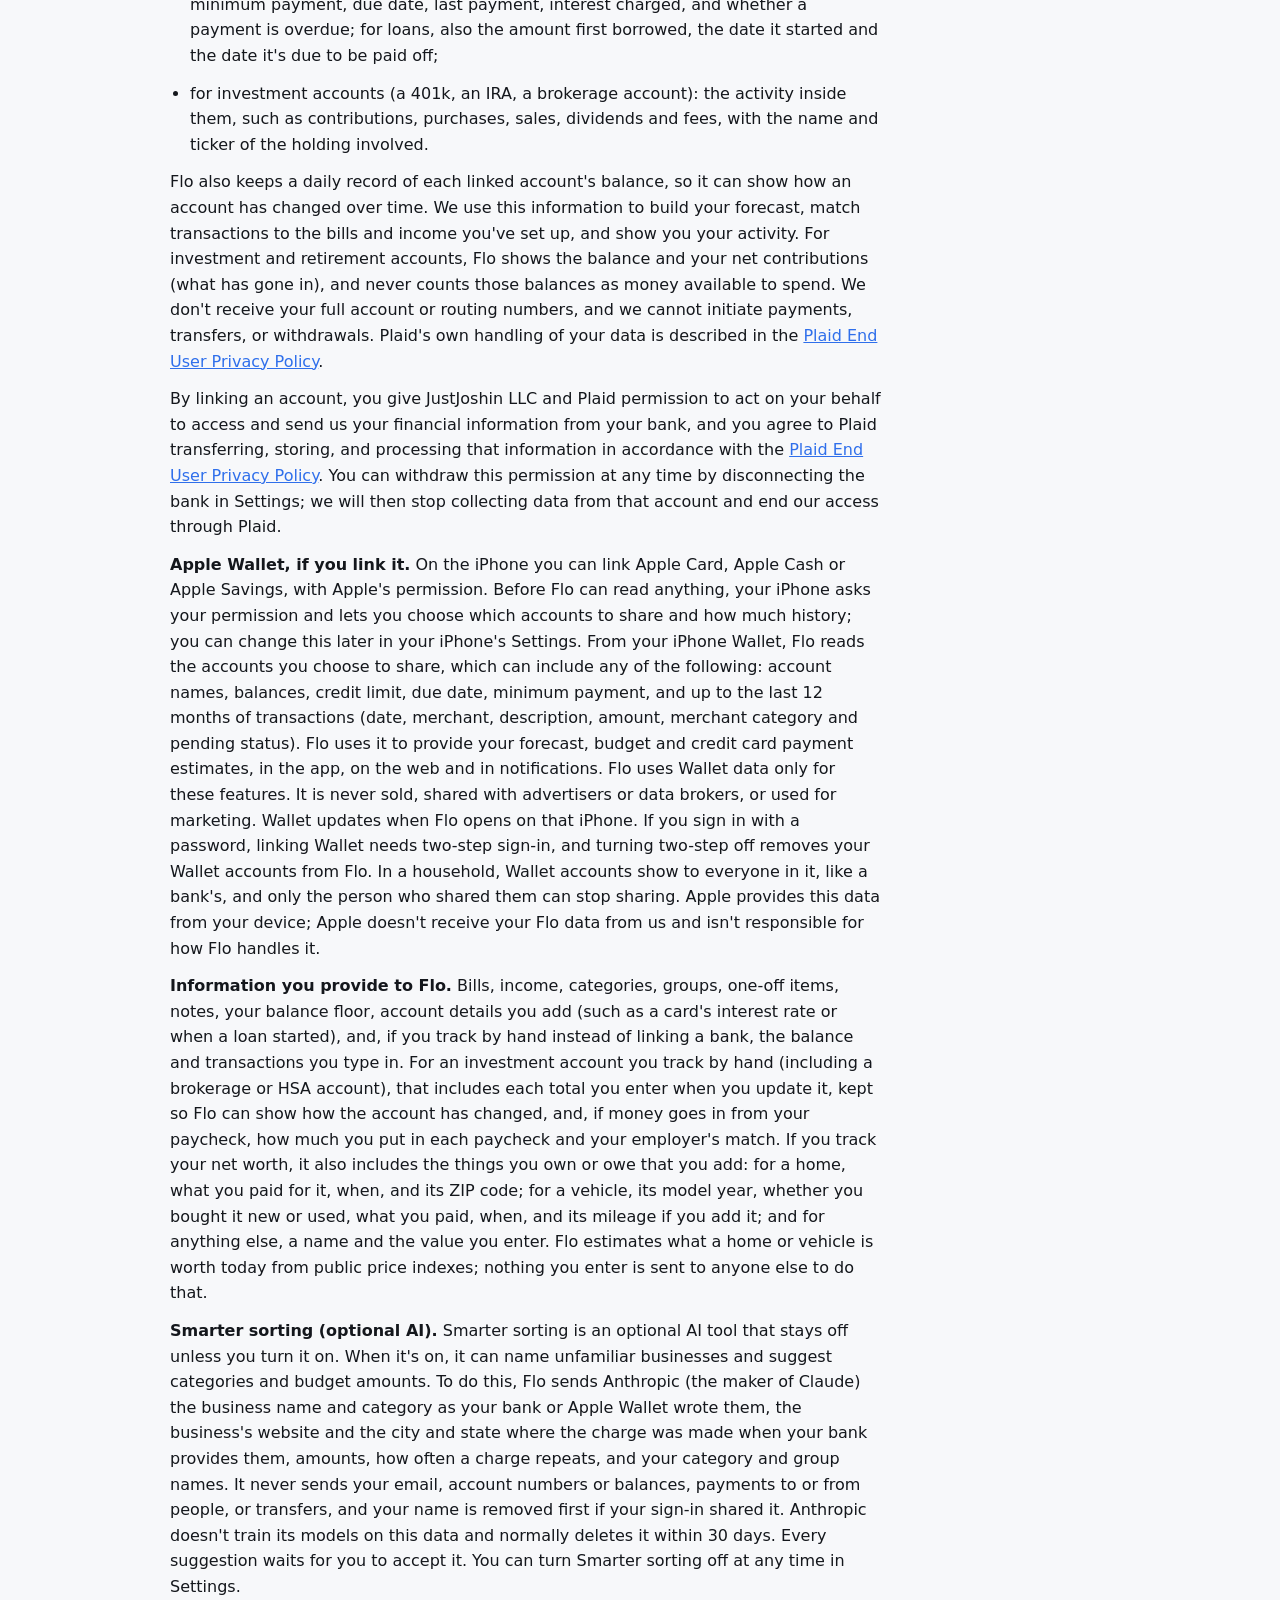
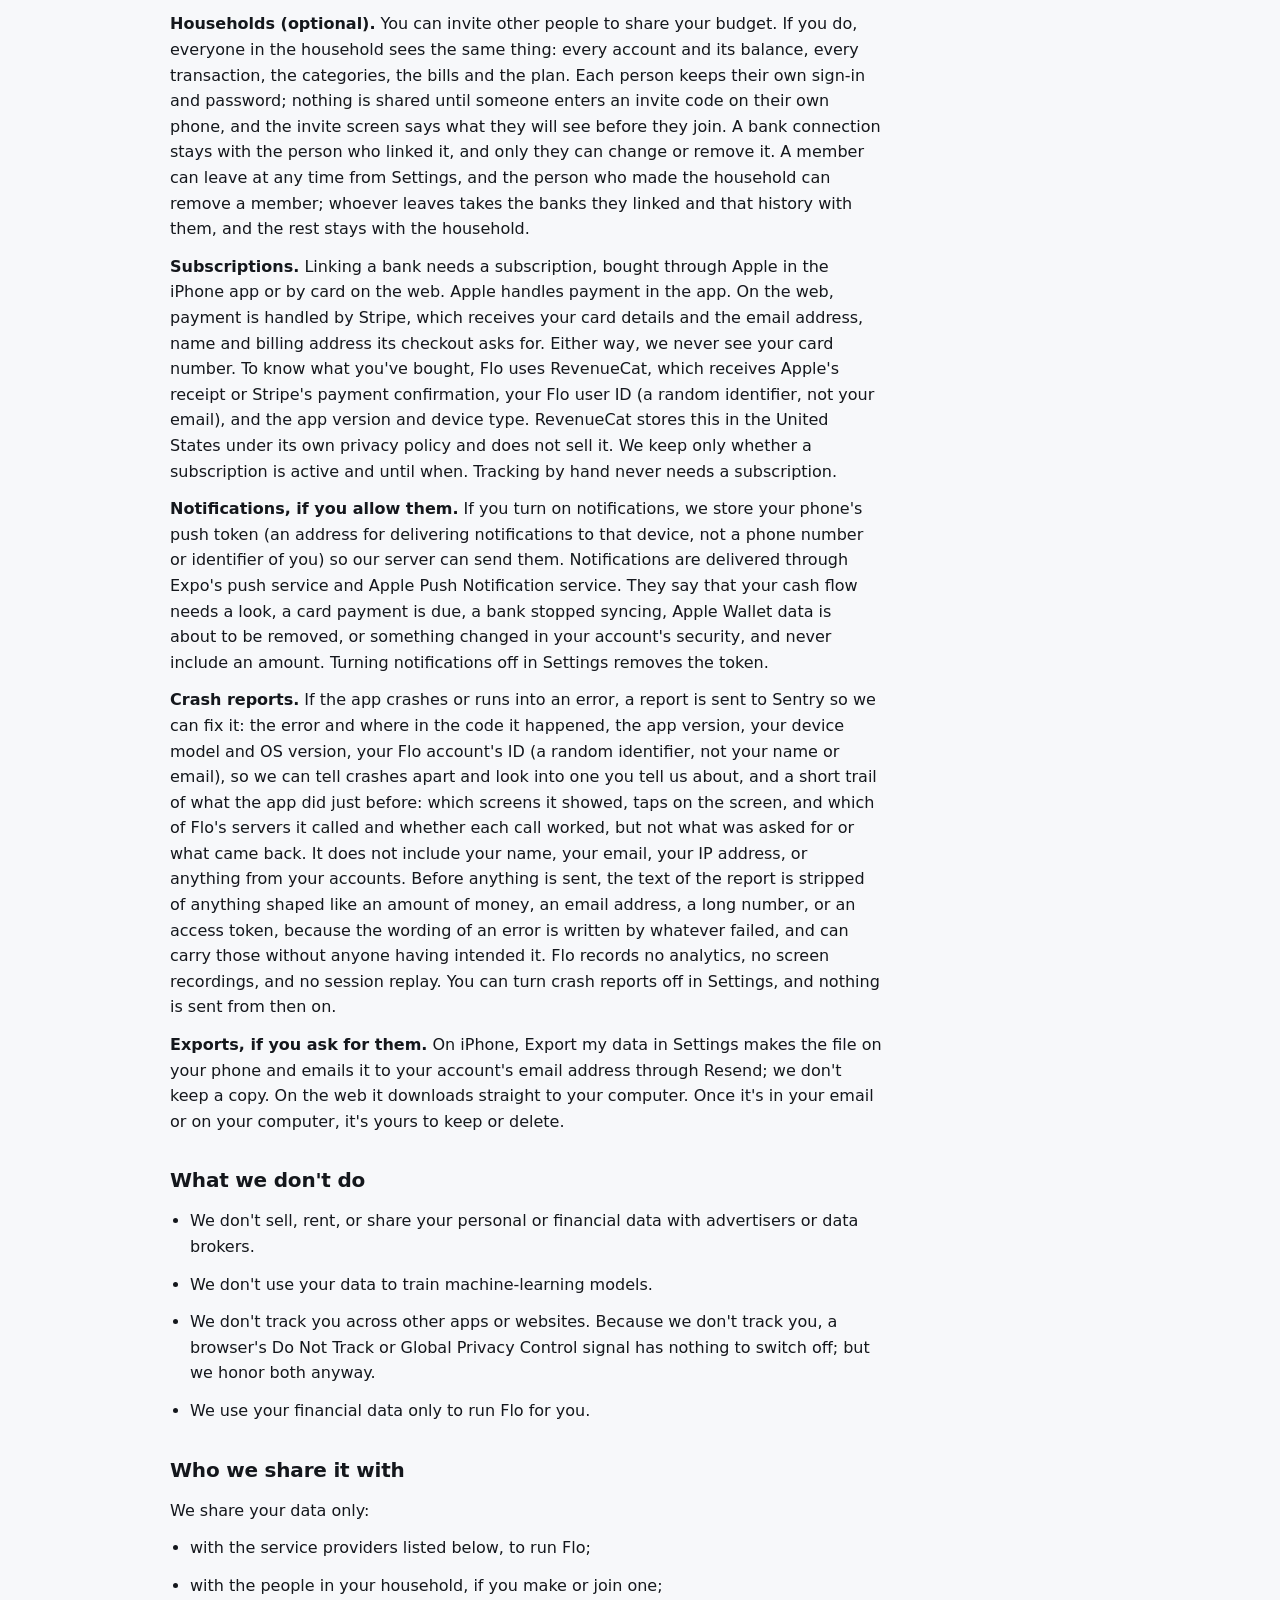
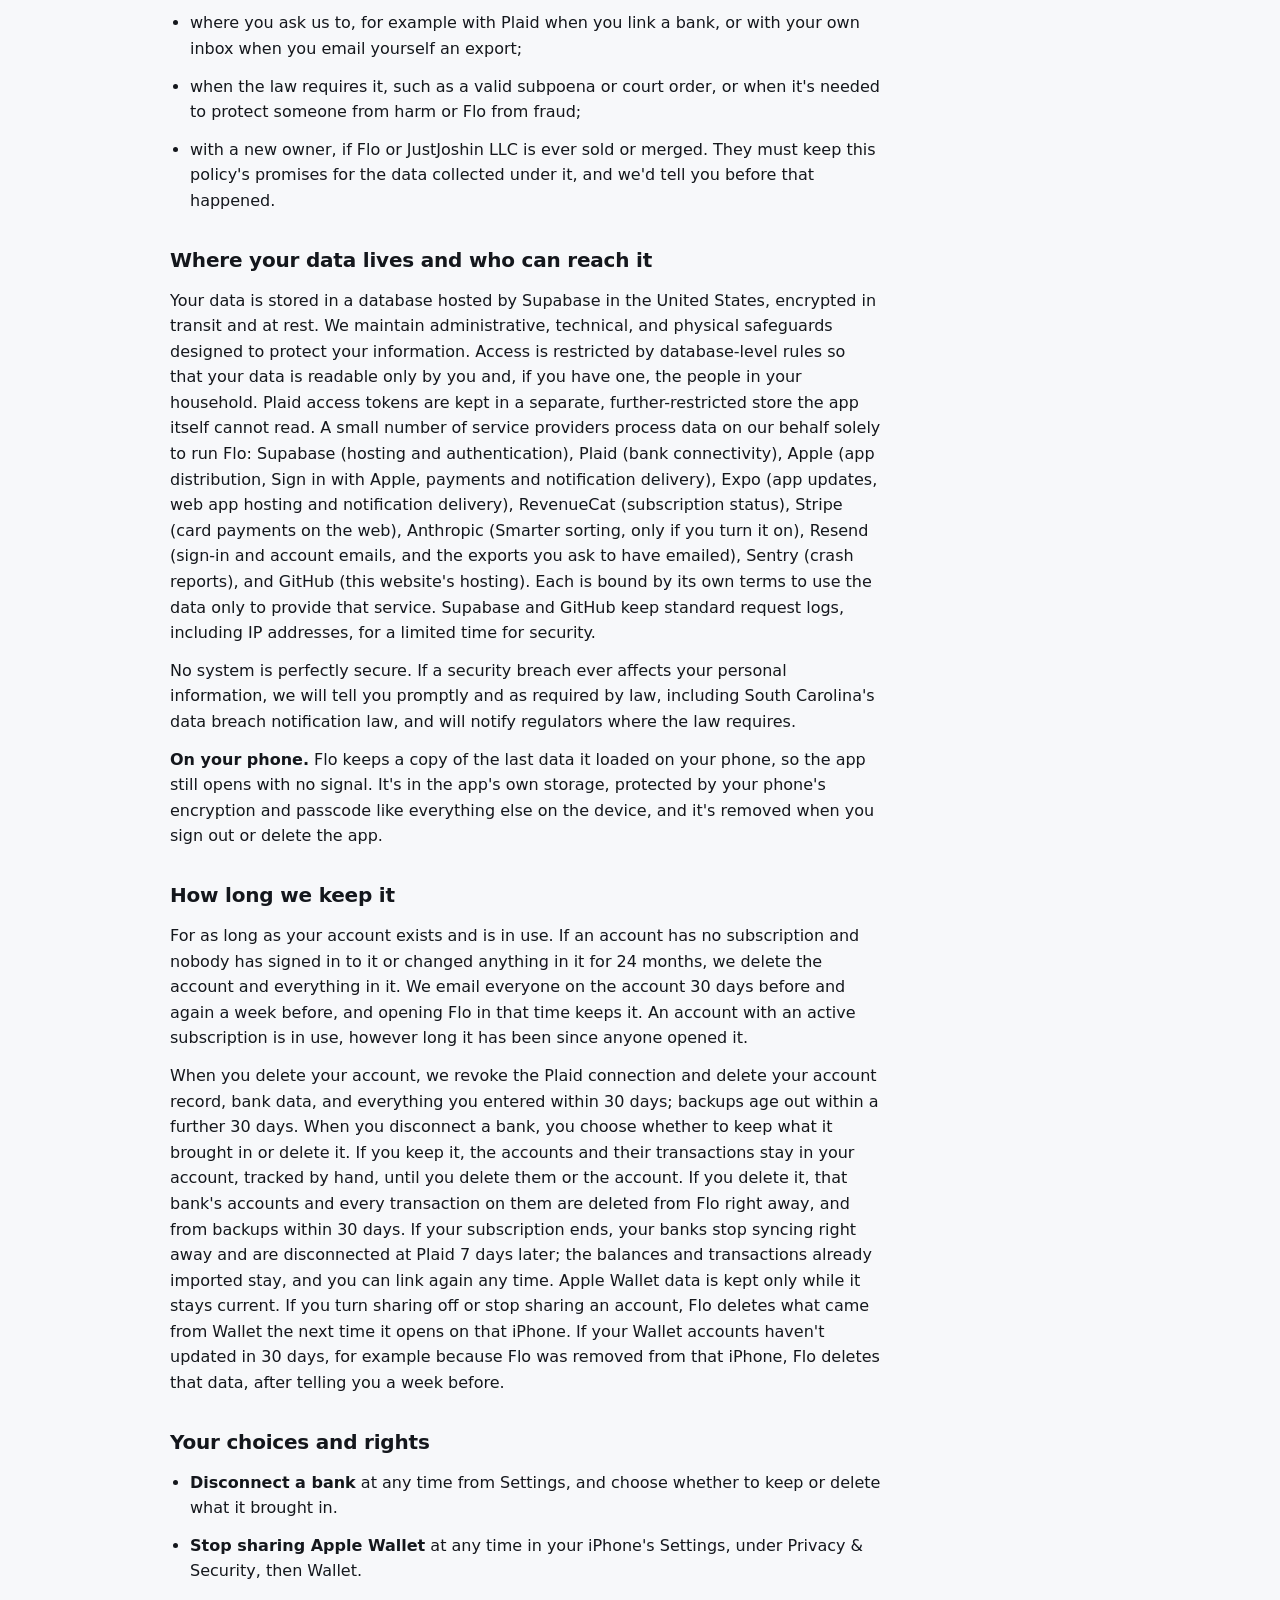
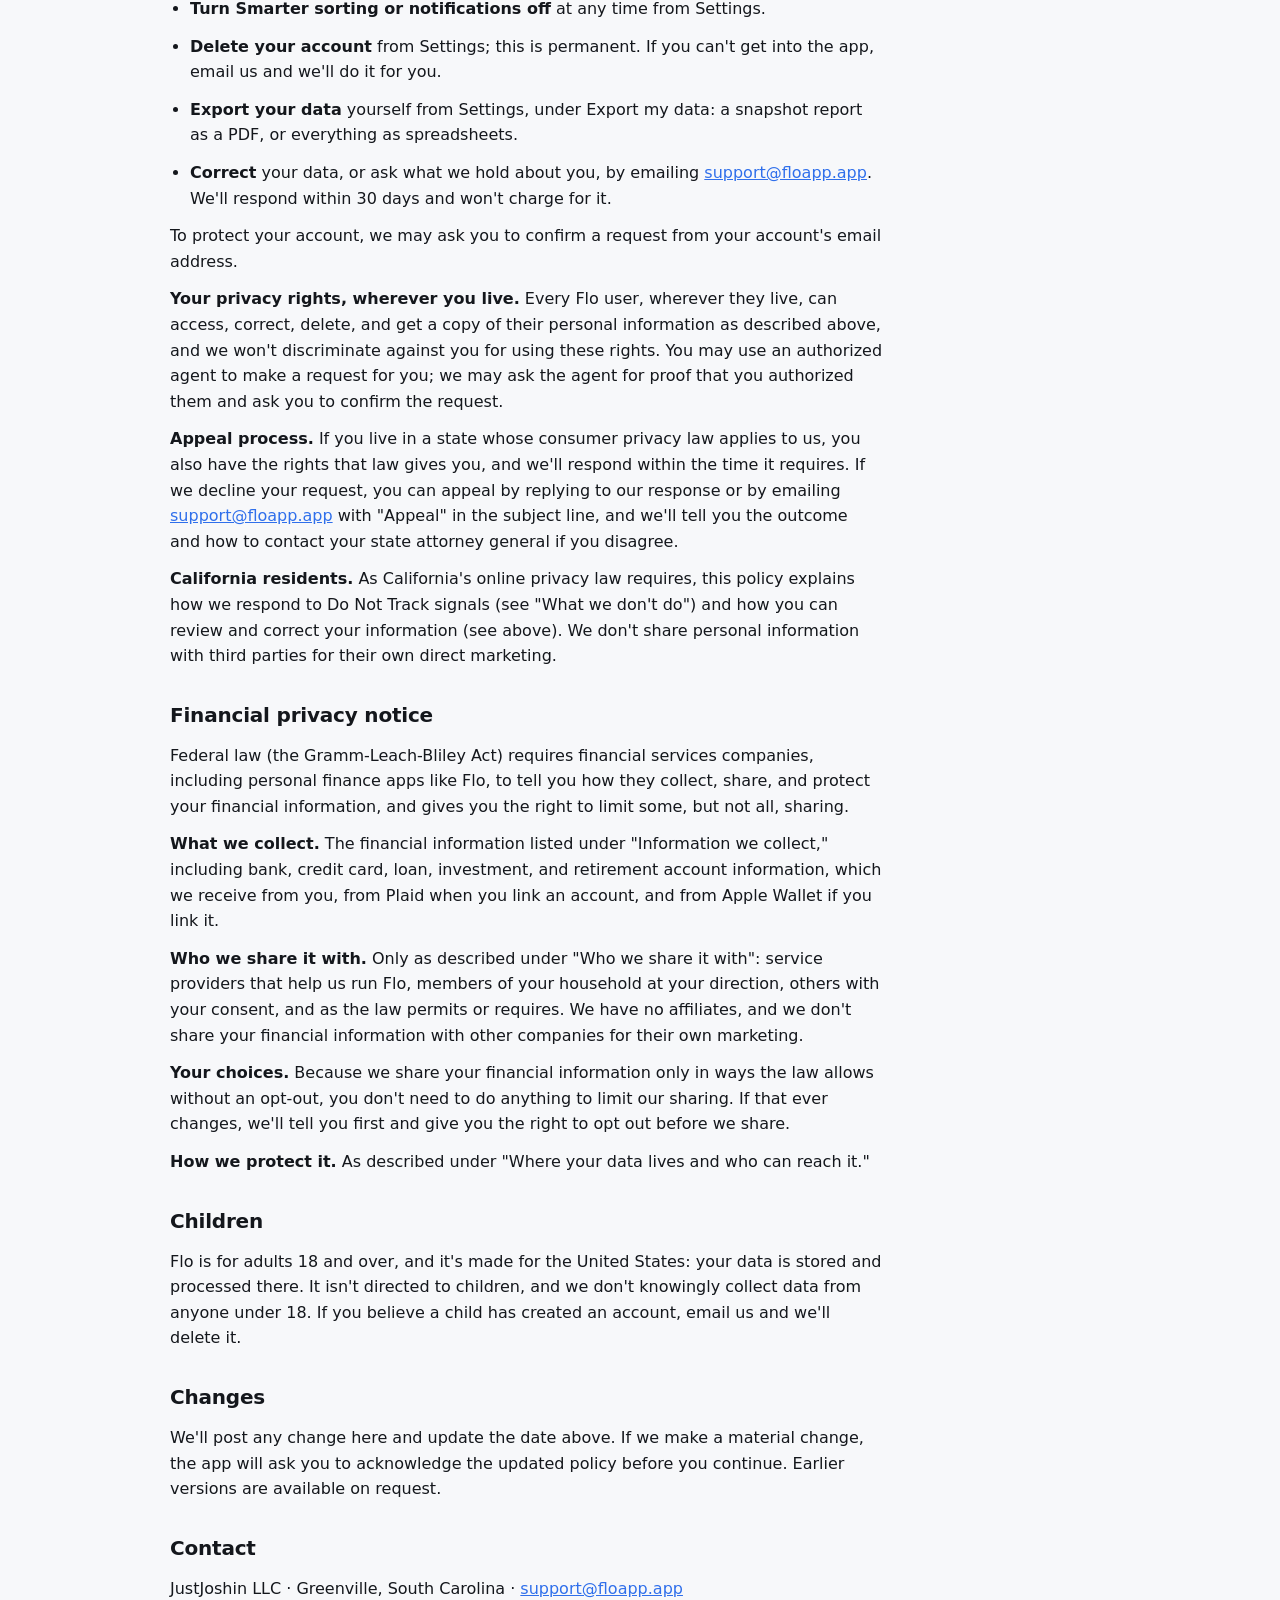
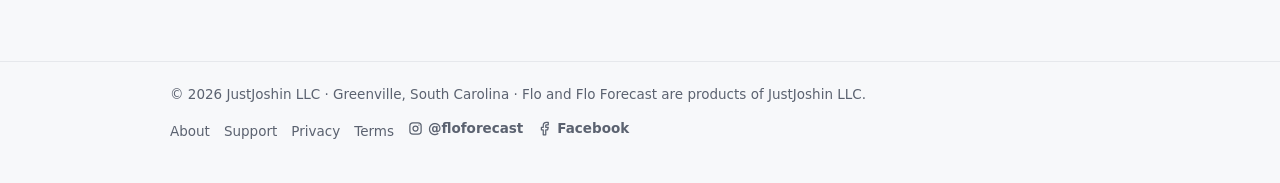
<file: privacy.html>
<!doctype html>
<html lang="en">
<head>
<meta charset="utf-8">
<meta name="viewport" content="width=device-width,initial-scale=1">
<title>Flo privacy policy</title>
<meta name="description" content="What Flo collects, why, where it lives, and how to delete it.">
<link rel="canonical" href="https://floapp.app/privacy">
<link rel="icon" href="data:image/svg+xml,%3Csvg xmlns='http://www.w3.org/2000/svg' viewBox='0 0 48 48' aria-hidden='true'%3E%3Cdefs%3E%3ClinearGradient id='gBrand' x1='0' x2='1' y1='0' y2='0'%3E%3Cstop offset='0' stop-color='%230f8a4b'/%3E%3Cstop offset='1' stop-color='%232f6feb'/%3E%3C/linearGradient%3E%3C/defs%3E%3Cpath d='M5 14 C 19.1 6, 28.9 22, 43 14' fill='none' stroke='url(%23gBrand)' stroke-width='5' stroke-linecap='round'/%3E%3Cpath d='M5 25 C 19.1 17, 28.9 33, 43 25' fill='none' stroke='url(%23gBrand)' stroke-width='4' stroke-linecap='round' opacity='.6'/%3E%3Cpath d='M5 36 C 19.1 28, 28.9 44, 43 36' fill='none' stroke='url(%23gBrand)' stroke-width='3' stroke-linecap='round' opacity='.3'/%3E%3C/svg%3E">
<meta property="og:title" content="Flo privacy policy">
<meta property="og:description" content="What Flo collects, why, where it lives, and how to delete it.">
<meta property="og:url" content="https://floapp.app/privacy">
<meta property="og:site_name" content="Flo">
<link rel="stylesheet" href="/style.css?v=2026-10-30">
</head>
<body>
<header class="wrap">
  <nav class="nav">
    <a class="brand" href="/"><svg xmlns="http://www.w3.org/2000/svg" viewBox="0 0 48 48" width="30" height="30" aria-hidden="true"><defs><linearGradient id="gBrand" x1="0" x2="1" y1="0" y2="0"><stop offset="0" stop-color="#0f8a4b"/><stop offset="1" stop-color="#2f6feb"/></linearGradient></defs><path d="M5 14 C 19.1 6, 28.9 22, 43 14" fill="none" stroke="url(#gBrand)" stroke-width="5" stroke-linecap="round"/><path d="M5 25 C 19.1 17, 28.9 33, 43 25" fill="none" stroke="url(#gBrand)" stroke-width="4" stroke-linecap="round" opacity=".6"/><path d="M5 36 C 19.1 28, 28.9 44, 43 36" fill="none" stroke="url(#gBrand)" stroke-width="3" stroke-linecap="round" opacity=".3"/></svg><span>flo</span></a>
    <div class="links"><a href="/">Home</a><a href="/about">About</a><a href="/support">Support</a><a href="/privacy" aria-current="page">Privacy</a><a class="signin" href="https://app.floapp.app">Sign in</a></div>
  </nav>
</header>
<main class="wrap">

<article class="prose">
  <div class="eyebrow">Privacy policy</div>
  <h1>How Flo handles your data</h1>
  <p class="meta">Effective November 20, 2026 · Applies to floapp.app, floforecast.com, the Flo Forecast app and the Flo web app at app.floapp.app</p>
  <p>This policy explains what information JustJoshin LLC ("we", "us", "Flo") collects when you use Flo, why we collect it, who we share it with, and what control you have over it. It's written to be read, not skimmed; if anything is unclear, please email <a href="mailto:support@floapp.app">support@floapp.app</a>.</p>

  <h2>Summary</h2>
  <ul>
    <li>We collect the minimum needed to forecast your cash flow: an email address to sign you in, and, only if you choose to link a bank account or Apple Wallet, a read-only copy of your account balances and transactions provided to us by Plaid or by Wallet on your iPhone.</li>
    <li>We never see or store your bank username or password. Only Plaid connects to your bank and handles your bank sign-in; see the <a href="https://plaid.com/legal/#end-user-privacy-policy" rel="noopener">Plaid End User Privacy Policy</a> for how Plaid handles that information.</li>
    <li>We don't sell your data, and we don't use it for advertising.</li>
    <li>You can disconnect your bank or delete your Flo account and all of its data from inside the app at any time.</li>
  </ul>

  <h2>This website</h2>
  <p>The floapp.app and floforecast.com websites are static pages, hosted by GitHub Pages. They set no cookies, run no analytics, and load nothing from anyone else. The only information they collect is what you choose to send us (everything under "How we collect and use your information" below applies to the Flo app and web app, not to these pages):</p>
  <ul>
    <li><b>Email.</b> If you email us, from here or with Send feedback in the app (which fills in the app version, your phone's model and your Flo email so we can look into it), we keep the message so we can reply.</li>
  </ul>
  <p>The early-access list these pages used to keep is closed, and every address on it has been deleted.</p>
  <p><b>The web app.</b> app.floapp.app is Flo itself in a browser, and everything under "How we collect and use your information" below applies to it. To keep you signed in, it saves your sign-in session, and a copy of the data it last loaded so pages open quickly, in your browser's storage for that tab only. Both are gone when you close the tab or sign out. Flo sets no advertising or tracking cookies there, runs no analytics, and sends no crash reports from the web app. If you buy a subscription on the web, the checkout is provided by Stripe, which may set cookies of its own to prevent fraud. For more information on how Stripe handles your information, please review <a href="https://stripe.com/privacy" rel="noopener">Stripe's privacy policy</a>.</p>

  <h2>Information we collect</h2>
  <p>Here are the categories of personal information we collect on the Flo app on iPhone and the Flo web app at app.floapp.app. The sections that follow explain where each one comes from, why we use it, and who receives it.</p>
  <ul>
    <li><b>Identifiers and account information:</b> your email address; if you use Sign in with Apple, Apple's identifier for you and, if Apple shares it, your name; your Flo user ID (a random identifier); and, if you turn on two-step sign-in, its setup key.</li>
    <li><b>Financial account information from Plaid (only if you link an account):</b> for each account you choose, its name, type, last four digits, institution name, and balances; its transactions; credit card and loan details; and, for investment accounts linked through Plaid's Investments product (brokerage accounts, retirement accounts such as an IRA or 401(k), and health savings accounts (HSAs)), the account balance and investment activity, as described under "Bank data, if you link an account" below.</li>
    <li><b>Financial account information from Apple Wallet (only if you link it):</b> account names, balances, credit limits, payment due dates and minimums, and up to 12 months of transactions.</li>
    <li><b>Information you enter:</b> bills, income, categories, groups, notes, account details you add, and any balances and transactions you track by hand, including investment, retirement, and HSA accounts you add manually; and, if you track your net worth, details of things you own or owe that you add, such as a home or a vehicle.</li>
    <li><b>Subscription information:</b> whether your subscription is active and until when. Our payment providers, not Flo, receive your card details.</li>
    <li><b>Device and technical information:</b> your device model, operating system and app version, your phone's push token if you allow notifications, crash reports if you leave them on, and standard request logs (including IP address) kept by our hosting providers for security.</li>
    <li><b>Communications:</b> messages you send us.</li>
  </ul>
  <p><b>How your bank connection works.</b> Only Plaid connects to your bank. When you link an account, you sign in to your bank on Plaid's screen, not Flo's, so Flo never sees, receives, or stores your bank username, password, or other bank sign-in credentials. Plaid then gives Flo a read-only copy of the account information listed above. Flo cannot use it to move money, make payments, or change anything at your bank, and we don't receive your full account or routing numbers.</p>
  <p><b>What we don't collect.</b> We don't collect your bank sign-in credentials, your full account, routing, or card numbers, or your Face ID data or phone passcode.</p>

  <h2>How we collect and use your information</h2>
  <p>This section covers the Flo app on iPhone and the Flo web app at app.floapp.app.</p>
  <p><b>Account information.</b> When you create an account we store your email address and, if you use Sign in with Apple, the identifier Apple provides (which may be a private relay address) and, if Apple shares it, your name. We use it to sign you in, send verification and password-reset messages and security notices (for example, when your password changes or two-step sign-in is turned on or off), and contact you about your account. We don't send marketing email.</p>
  <p><b>Two-step sign-in (optional).</b> If you sign in with a password, you can add a second step: a 6-digit code from your phone's Passwords app or an authenticator app. If you turn it on, the setup key that links your authenticator to your account is stored with your account. The codes are made on your own device, and we never see or store them. If you lose your authenticator you can ask for a reset, which takes effect after 24 hours; we email and notify you when one is requested so you can cancel it. Turning two-step sign-in off deletes the setup key.</p>
  <p><b>App lock (optional).</b> If you turn on Lock Flo when I leave it, your iPhone checks your Face ID or passcode. Flo is only told whether it matched; it never receives your face data or passcode.</p>
  <p><b>Bank data, if you link an account.</b> Linking is optional. If you do, you sign in to your bank on Plaid's screen, and only Plaid connects to your bank. Plaid gives us a read-only access token that lets us retrieve a read-only copy of the following for each account you choose:</p>
  <ul>
    <li>its name, type, the last four digits of its number, the bank's name, and its current and available balance;</li>
    <li>its transactions: date, the merchant's name and the bank's own description, amount, pending status, Plaid's category for it, whether it was online or in person, the merchant's logo and website, and the city and state where the charge was made;</li>
    <li>for credit cards and loans: the credit limit, interest rate, statement balance and date, minimum payment, due date, last payment, interest charged, and whether a payment is overdue; for loans, also the amount first borrowed, the date it started and the date it's due to be paid off;</li>
    <li>for investment accounts (a 401k, an IRA, a brokerage account): the activity inside them, such as contributions, purchases, sales, dividends and fees, with the name and ticker of the holding involved.</li>
  </ul>
  <p>Flo also keeps a daily record of each linked account's balance, so it can show how an account has changed over time. We use this information to build your forecast, match transactions to the bills and income you've set up, and show you your activity. For investment and retirement accounts, Flo shows the balance and your net contributions (what has gone in), and never counts those balances as money available to spend. We don't receive your full account or routing numbers, and we cannot initiate payments, transfers, or withdrawals. Plaid's own handling of your data is described in the <a href="https://plaid.com/legal/#end-user-privacy-policy" rel="noopener">Plaid End User Privacy Policy</a>.</p>
  <p>By linking an account, you give JustJoshin LLC and Plaid permission to act on your behalf to access and send us your financial information from your bank, and you agree to Plaid transferring, storing, and processing that information in accordance with the <a href="https://plaid.com/legal/#end-user-privacy-policy" rel="noopener">Plaid End User Privacy Policy</a>. You can withdraw this permission at any time by disconnecting the bank in Settings; we will then stop collecting data from that account and end our access through Plaid.</p>
  <p><b>Apple Wallet, if you link it.</b> On the iPhone you can link Apple Card, Apple Cash or Apple Savings, with Apple's permission. Before Flo can read anything, your iPhone asks your permission and lets you choose which accounts to share and how much history; you can change this later in your iPhone's Settings. From your iPhone Wallet, Flo reads the accounts you choose to share, which can include any of the following: account names, balances, credit limit, due date, minimum payment, and up to the last 12 months of transactions (date, merchant, description, amount, merchant category and pending status). Flo uses it to provide your forecast, budget and credit card payment estimates, in the app, on the web and in notifications. Flo uses Wallet data only for these features. It is never sold, shared with advertisers or data brokers, or used for marketing. Wallet updates when Flo opens on that iPhone. If you sign in with a password, linking Wallet needs two-step sign-in, and turning two-step off removes your Wallet accounts from Flo. In a household, Wallet accounts show to everyone in it, like a bank's, and only the person who shared them can stop sharing. Apple provides this data from your device; Apple doesn't receive your Flo data from us and isn't responsible for how Flo handles it.</p>
  <p><b>Information you provide to Flo.</b> Bills, income, categories, groups, one-off items, notes, your balance floor, account details you add (such as a card's interest rate or when a loan started), and, if you track by hand instead of linking a bank, the balance and transactions you type in. For an investment account you track by hand (including a brokerage or HSA account), that includes each total you enter when you update it, kept so Flo can show how the account has changed, and, if money goes in from your paycheck, how much you put in each paycheck and your employer's match. If you track your net worth, it also includes the things you own or owe that you add: for a home, what you paid for it, when, and its ZIP code; for a vehicle, its model year, whether you bought it new or used, what you paid, when, and its mileage if you add it; and for anything else, a name and the value you enter. Flo estimates what a home or vehicle is worth today from public price indexes; nothing you enter is sent to anyone else to do that.</p>
  <p><b>Smarter sorting (optional AI).</b> Smarter sorting is an optional AI tool that stays off unless you turn it on. When it's on, it can name unfamiliar businesses and suggest categories and budget amounts. To do this, Flo sends Anthropic (the maker of Claude) the business name and category as your bank or Apple Wallet wrote them, the business's website and the city and state where the charge was made when your bank provides them, amounts, how often a charge repeats, and your category and group names. It never sends your email, account numbers or balances, payments to or from people, or transfers, and your name is removed first if your sign-in shared it. Anthropic doesn't train its models on this data and normally deletes it within 30 days. Every suggestion waits for you to accept it. You can turn Smarter sorting off at any time in Settings.</p>
  <p><b>Households (optional).</b> You can invite other people to share your budget. If you do, everyone in the household sees the same thing: every account and its balance, every transaction, the categories, the bills and the plan. Each person keeps their own sign-in and password; nothing is shared until someone enters an invite code on their own phone, and the invite screen says what they will see before they join. A bank connection stays with the person who linked it, and only they can change or remove it. A member can leave at any time from Settings, and the person who made the household can remove a member; whoever leaves takes the banks they linked and that history with them, and the rest stays with the household.</p>
  <p><b>Subscriptions.</b> Linking a bank needs a subscription, bought through Apple in the iPhone app or by card on the web. Apple handles payment in the app. On the web, payment is handled by Stripe, which receives your card details and the email address, name and billing address its checkout asks for. Either way, we never see your card number. To know what you've bought, Flo uses RevenueCat, which receives Apple's receipt or Stripe's payment confirmation, your Flo user ID (a random identifier, not your email), and the app version and device type. RevenueCat stores this in the United States under its own privacy policy and does not sell it. We keep only whether a subscription is active and until when. Tracking by hand never needs a subscription.</p>
  <p><b>Notifications, if you allow them.</b> If you turn on notifications, we store your phone's push token (an address for delivering notifications to that device, not a phone number or identifier of you) so our server can send them. Notifications are delivered through Expo's push service and Apple Push Notification service. They say that your cash flow needs a look, a card payment is due, a bank stopped syncing, Apple Wallet data is about to be removed, or something changed in your account's security, and never include an amount. Turning notifications off in Settings removes the token.</p>
  <p><b>Crash reports.</b> If the app crashes or runs into an error, a report is sent to Sentry so we can fix it: the error and where in the code it happened, the app version, your device model and OS version, your Flo account's ID (a random identifier, not your name or email), so we can tell crashes apart and look into one you tell us about, and a short trail of what the app did just before: which screens it showed, taps on the screen, and which of Flo's servers it called and whether each call worked, but not what was asked for or what came back. It does not include your name, your email, your IP address, or anything from your accounts. Before anything is sent, the text of the report is stripped of anything shaped like an amount of money, an email address, a long number, or an access token, because the wording of an error is written by whatever failed, and can carry those without anyone having intended it. Flo records no analytics, no screen recordings, and no session replay. You can turn crash reports off in Settings, and nothing is sent from then on.</p>
  <p><b>Exports, if you ask for them.</b> On iPhone, Export my data in Settings makes the file on your phone and emails it to your account's email address through Resend; we don't keep a copy. On the web it downloads straight to your computer. Once it's in your email or on your computer, it's yours to keep or delete.</p>

  <h2>What we don't do</h2>
  <ul>
    <li>We don't sell, rent, or share your personal or financial data with advertisers or data brokers.</li>
    <li>We don't use your data to train machine-learning models.</li>
    <li>We don't track you across other apps or websites. Because we don't track you, a browser's Do Not Track or Global Privacy Control signal has nothing to switch off; but we honor both anyway.</li>
    <li>We use your financial data only to run Flo for you.</li>
  </ul>

  <h2>Who we share it with</h2>
  <p>We share your data only:</p>
  <ul>
    <li>with the service providers listed below, to run Flo;</li>
    <li>with the people in your household, if you make or join one;</li>
    <li>where you ask us to, for example with Plaid when you link a bank, or with your own inbox when you email yourself an export;</li>
    <li>when the law requires it, such as a valid subpoena or court order, or when it's needed to protect someone from harm or Flo from fraud;</li>
    <li>with a new owner, if Flo or JustJoshin LLC is ever sold or merged. They must keep this policy's promises for the data collected under it, and we'd tell you before that happened.</li>
  </ul>

  <h2>Where your data lives and who can reach it</h2>
  <p>Your data is stored in a database hosted by Supabase in the United States, encrypted in transit and at rest. We maintain administrative, technical, and physical safeguards designed to protect your information. Access is restricted by database-level rules so that your data is readable only by you and, if you have one, the people in your household. Plaid access tokens are kept in a separate, further-restricted store the app itself cannot read. A small number of service providers process data on our behalf solely to run Flo: Supabase (hosting and authentication), Plaid (bank connectivity), Apple (app distribution, Sign in with Apple, payments and notification delivery), Expo (app updates, web app hosting and notification delivery), RevenueCat (subscription status), Stripe (card payments on the web), Anthropic (Smarter sorting, only if you turn it on), Resend (sign-in and account emails, and the exports you ask to have emailed), Sentry (crash reports), and GitHub (this website's hosting). Each is bound by its own terms to use the data only to provide that service. Supabase and GitHub keep standard request logs, including IP addresses, for a limited time for security.</p>
  <p>No system is perfectly secure. If a security breach ever affects your personal information, we will tell you promptly and as required by law, including South Carolina's data breach notification law, and will notify regulators where the law requires.</p>

  <p><b>On your phone.</b> Flo keeps a copy of the last data it loaded on your phone, so the app still opens with no signal. It's in the app's own storage, protected by your phone's encryption and passcode like everything else on the device, and it's removed when you sign out or delete the app.</p>

  <h2>How long we keep it</h2>
  <p>For as long as your account exists and is in use. If an account has no subscription and nobody has signed in to it or changed anything in it for 24 months, we delete the account and everything in it. We email everyone on the account 30 days before and again a week before, and opening Flo in that time keeps it. An account with an active subscription is in use, however long it has been since anyone opened it.</p>
  <p>When you delete your account, we revoke the Plaid connection and delete your account record, bank data, and everything you entered within 30 days; backups age out within a further 30 days. When you disconnect a bank, you choose whether to keep what it brought in or delete it. If you keep it, the accounts and their transactions stay in your account, tracked by hand, until you delete them or the account. If you delete it, that bank's accounts and every transaction on them are deleted from Flo right away, and from backups within 30 days. If your subscription ends, your banks stop syncing right away and are disconnected at Plaid 7 days later; the balances and transactions already imported stay, and you can link again any time. Apple Wallet data is kept only while it stays current. If you turn sharing off or stop sharing an account, Flo deletes what came from Wallet the next time it opens on that iPhone. If your Wallet accounts haven't updated in 30 days, for example because Flo was removed from that iPhone, Flo deletes that data, after telling you a week before.</p>

  <h2>Your choices and rights</h2>
  <ul>
    <li><b>Disconnect a bank</b> at any time from Settings, and choose whether to keep or delete what it brought in.</li>
    <li><b>Stop sharing Apple Wallet</b> at any time in your iPhone's Settings, under Privacy &amp; Security, then Wallet.</li>
    <li><b>Turn Smarter sorting or notifications off</b> at any time from Settings.</li>
    <li><b>Delete your account</b> from Settings; this is permanent. If you can't get into the app, email us and we'll do it for you.</li>
    <li><b>Export your data</b> yourself from Settings, under Export my data: a snapshot report as a PDF, or everything as spreadsheets.</li>
    <li><b>Correct</b> your data, or ask what we hold about you, by emailing <a href="mailto:support@floapp.app">support@floapp.app</a>. We'll respond within 30 days and won't charge for it.</li>
  </ul>
  <p>To protect your account, we may ask you to confirm a request from your account's email address.</p>
  <p><b>Your privacy rights, wherever you live.</b> Every Flo user, wherever they live, can access, correct, delete, and get a copy of their personal information as described above, and we won't discriminate against you for using these rights. You may use an authorized agent to make a request for you; we may ask the agent for proof that you authorized them and ask you to confirm the request.</p>
  <p><b>Appeal process.</b> If you live in a state whose consumer privacy law applies to us, you also have the rights that law gives you, and we'll respond within the time it requires. If we decline your request, you can appeal by replying to our response or by emailing <a href="mailto:support@floapp.app">support@floapp.app</a> with "Appeal" in the subject line, and we'll tell you the outcome and how to contact your state attorney general if you disagree.</p>
  <p><b>California residents.</b> As California's online privacy law requires, this policy explains how we respond to Do Not Track signals (see "What we don't do") and how you can review and correct your information (see above). We don't share personal information with third parties for their own direct marketing.</p>

  <h2 id="financial-privacy-notice">Financial privacy notice</h2>
  <p>Federal law (the Gramm-Leach-Bliley Act) requires financial services companies, including personal finance apps like Flo, to tell you how they collect, share, and protect your financial information, and gives you the right to limit some, but not all, sharing.</p>
  <p><b>What we collect.</b> The financial information listed under "Information we collect," including bank, credit card, loan, investment, and retirement account information, which we receive from you, from Plaid when you link an account, and from Apple Wallet if you link it.</p>
  <p><b>Who we share it with.</b> Only as described under "Who we share it with": service providers that help us run Flo, members of your household at your direction, others with your consent, and as the law permits or requires. We have no affiliates, and we don't share your financial information with other companies for their own marketing.</p>
  <p><b>Your choices.</b> Because we share your financial information only in ways the law allows without an opt-out, you don't need to do anything to limit our sharing. If that ever changes, we'll tell you first and give you the right to opt out before we share.</p>
  <p><b>How we protect it.</b> As described under "Where your data lives and who can reach it."</p>

  <h2>Children</h2>
  <p>Flo is for adults 18 and over, and it's made for the United States: your data is stored and processed there. It isn't directed to children, and we don't knowingly collect data from anyone under 18. If you believe a child has created an account, email us and we'll delete it.</p>

  <h2>Changes</h2>
  <p>We'll post any change here and update the date above. If we make a material change, the app will ask you to acknowledge the updated policy before you continue. Earlier versions are available on request.</p>

  <h2>Contact</h2>
  <p>JustJoshin LLC · Greenville, South Carolina · <a href="mailto:support@floapp.app">support@floapp.app</a></p>
</article>

</main>
<footer>
  <div class="wrap row">
    <div>© 2026 JustJoshin LLC · Greenville, South Carolina · Flo and Flo Forecast are products of JustJoshin LLC.</div>
    <div><a href="/about">About</a><a href="/support">Support</a><a href="/privacy">Privacy</a><a href="/terms">Terms</a><a class="ig" href="https://www.instagram.com/floforecast/" target="_blank" rel="noopener" aria-label="Flo on Instagram, @floforecast"><svg width="15" height="15" viewBox="0 0 24 24" fill="none" stroke="currentColor" stroke-width="2" aria-hidden="true"><rect x="3" y="3" width="18" height="18" rx="5"/><circle cx="12" cy="12" r="4"/><circle cx="17.5" cy="6.5" r="1" fill="currentColor" stroke="none"/></svg>@floforecast</a><a class="ig" href="https://www.facebook.com/floforecast" target="_blank" rel="noopener" aria-label="Flo Forecast on Facebook"><svg width="15" height="15" viewBox="0 0 24 24" fill="none" stroke="currentColor" stroke-width="2" stroke-linejoin="round" aria-hidden="true"><path d="M18 2h-3a5 5 0 0 0-5 5v3H7v4h3v8h4v-8h3l1-4h-4V7a1 1 0 0 1 1-1h3z"/></svg>Facebook</a></div>
  </div>
</footer>
</body>
</html>
</file>
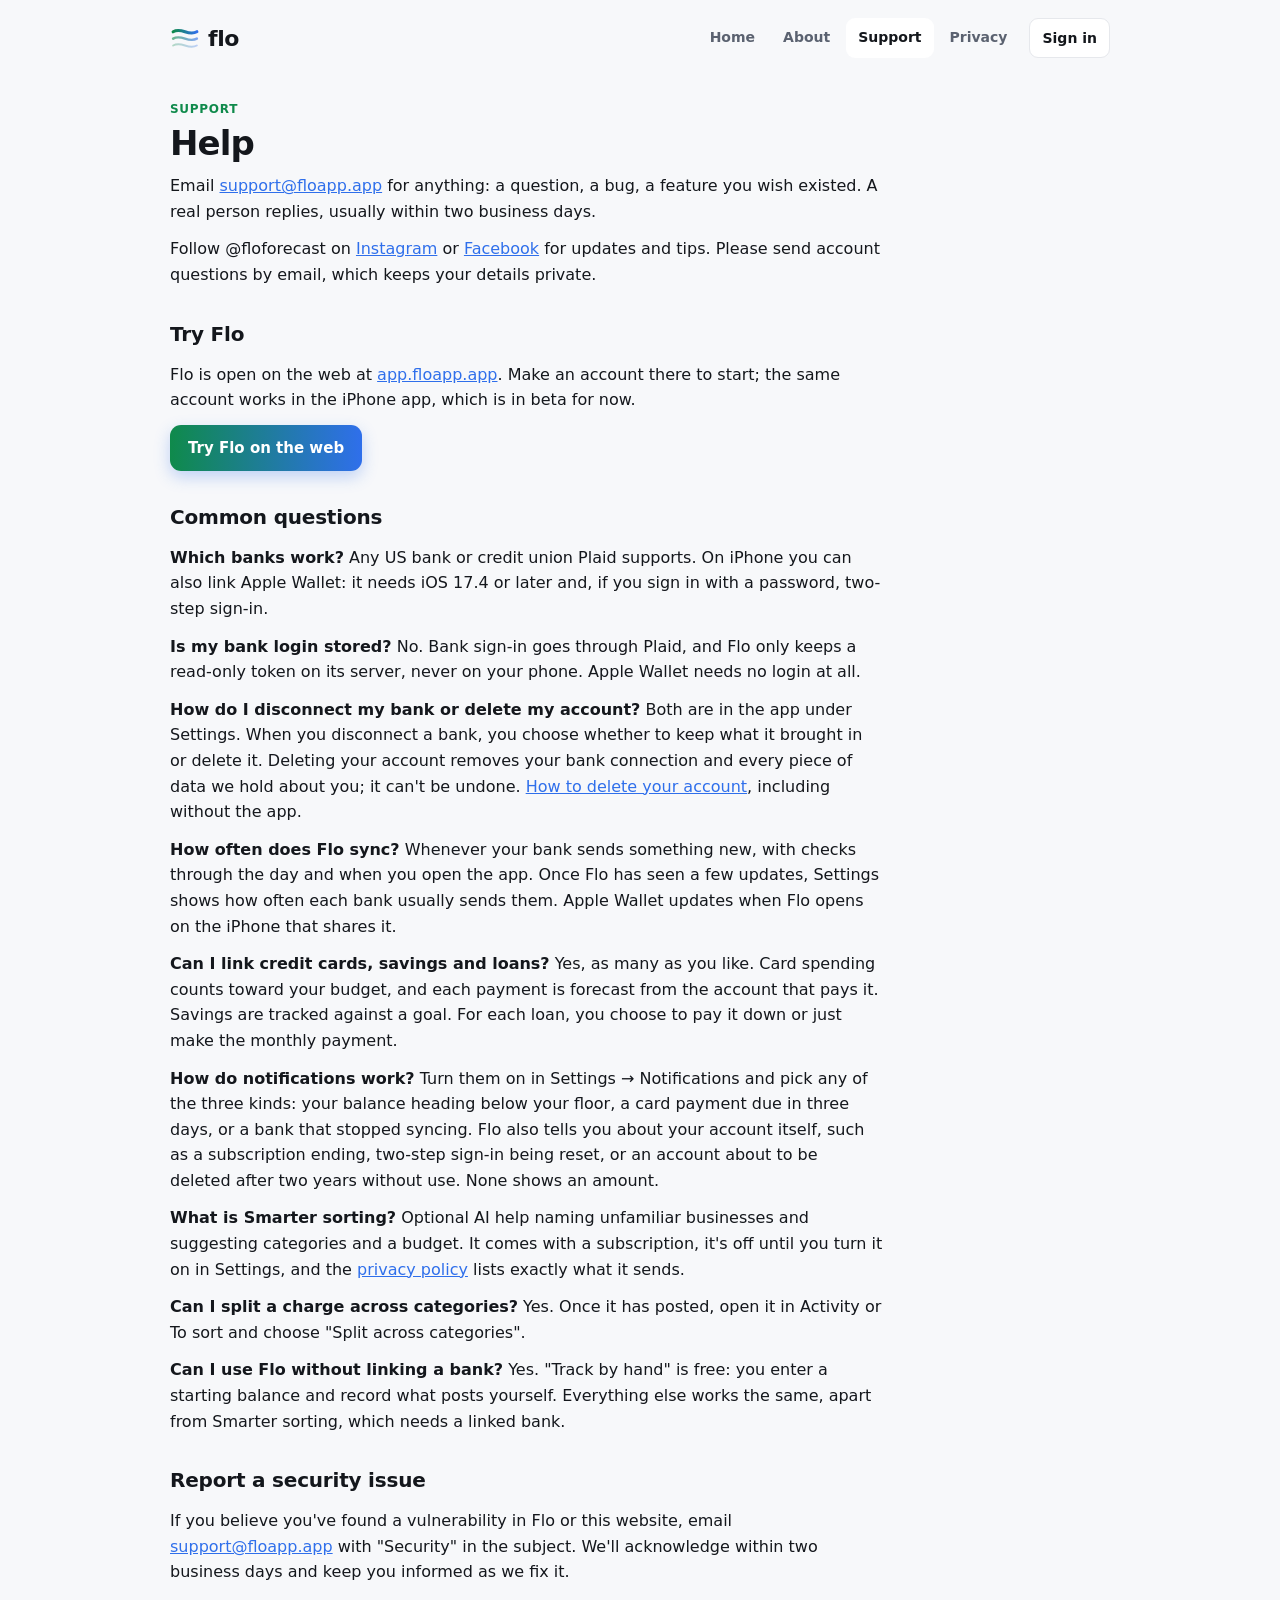
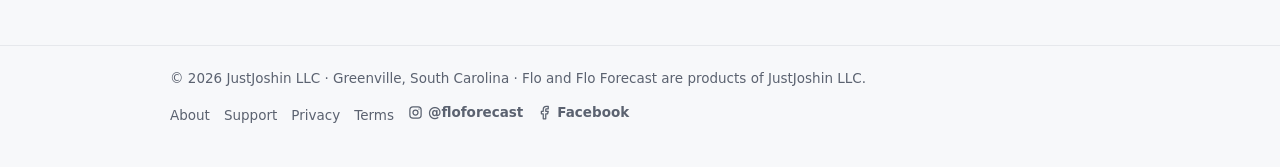
<file: support.html>
<!doctype html>
<html lang="en">
<head>
<meta charset="utf-8">
<meta name="viewport" content="width=device-width,initial-scale=1">
<title>Flo support</title>
<meta name="description" content="Get help with Flo Forecast, or try it on the web.">
<link rel="canonical" href="https://floapp.app/support">
<link rel="icon" href="data:image/svg+xml,%3Csvg xmlns='http://www.w3.org/2000/svg' viewBox='0 0 48 48' aria-hidden='true'%3E%3Cdefs%3E%3ClinearGradient id='gBrand' x1='0' x2='1' y1='0' y2='0'%3E%3Cstop offset='0' stop-color='%230f8a4b'/%3E%3Cstop offset='1' stop-color='%232f6feb'/%3E%3C/linearGradient%3E%3C/defs%3E%3Cpath d='M5 14 C 19.1 6, 28.9 22, 43 14' fill='none' stroke='url(%23gBrand)' stroke-width='5' stroke-linecap='round'/%3E%3Cpath d='M5 25 C 19.1 17, 28.9 33, 43 25' fill='none' stroke='url(%23gBrand)' stroke-width='4' stroke-linecap='round' opacity='.6'/%3E%3Cpath d='M5 36 C 19.1 28, 28.9 44, 43 36' fill='none' stroke='url(%23gBrand)' stroke-width='3' stroke-linecap='round' opacity='.3'/%3E%3C/svg%3E">
<meta property="og:title" content="Flo support">
<meta property="og:description" content="Get help with Flo Forecast, or try it on the web.">
<meta property="og:url" content="https://floapp.app/support">
<meta property="og:site_name" content="Flo">
<link rel="stylesheet" href="/style.css?v=2026-10-30">
</head>
<body>
<header class="wrap">
  <nav class="nav">
    <a class="brand" href="/"><svg xmlns="http://www.w3.org/2000/svg" viewBox="0 0 48 48" width="30" height="30" aria-hidden="true"><defs><linearGradient id="gBrand" x1="0" x2="1" y1="0" y2="0"><stop offset="0" stop-color="#0f8a4b"/><stop offset="1" stop-color="#2f6feb"/></linearGradient></defs><path d="M5 14 C 19.1 6, 28.9 22, 43 14" fill="none" stroke="url(#gBrand)" stroke-width="5" stroke-linecap="round"/><path d="M5 25 C 19.1 17, 28.9 33, 43 25" fill="none" stroke="url(#gBrand)" stroke-width="4" stroke-linecap="round" opacity=".6"/><path d="M5 36 C 19.1 28, 28.9 44, 43 36" fill="none" stroke="url(#gBrand)" stroke-width="3" stroke-linecap="round" opacity=".3"/></svg><span>flo</span></a>
    <div class="links"><a href="/">Home</a><a href="/about">About</a><a href="/support" aria-current="page">Support</a><a href="/privacy">Privacy</a><a class="signin" href="https://app.floapp.app">Sign in</a></div>
  </nav>
</header>
<main class="wrap">

<article class="prose">
  <div class="eyebrow">Support</div>
  <h1>Help</h1>
  <p>Email <a href="mailto:support@floapp.app">support@floapp.app</a> for anything: a question, a bug, a feature you wish existed. A real person replies, usually within two business days.</p>
  <p>Follow @floforecast on <a href="https://www.instagram.com/floforecast/" target="_blank" rel="noopener">Instagram</a> or <a href="https://www.facebook.com/floforecast" target="_blank" rel="noopener">Facebook</a> for updates and tips. Please send account questions by email, which keeps your details private.</p>

  <h2 id="early-access">Try Flo</h2>
  <p>Flo is open on the web at <a href="https://app.floapp.app">app.floapp.app</a>. Make an account there to start; the same account works in the iPhone app, which is in beta for&nbsp;now.</p>
  <p><a class="btn btn-primary" href="https://app.floapp.app">Try Flo on the web</a></p>

  <h2>Common questions</h2>
  <p><b>Which banks work?</b> Any US bank or credit union Plaid supports. On iPhone you can also link Apple Wallet: it needs iOS 17.4 or later and, if you sign in with a password, two-step sign-in.</p>
  <p><b>Is my bank login stored?</b> No. Bank sign-in goes through Plaid, and Flo only keeps a read-only token on its server, never on your phone. Apple Wallet needs no login at all.</p>
  <p><b>How do I disconnect my bank or delete my account?</b> Both are in the app under Settings. When you disconnect a bank, you choose whether to keep what it brought in or delete it. Deleting your account removes your bank connection and every piece of data we hold about you; it can't be undone. <a href="/delete-account">How to delete your account</a>, including without the app.</p>
  <p><b>How often does Flo sync?</b> Whenever your bank sends something new, with checks through the day and when you open the app. Once Flo has seen a few updates, Settings shows how often each bank usually sends them. Apple Wallet updates when Flo opens on the iPhone that shares it.</p>
  <p><b>Can I link credit cards, savings and loans?</b> Yes, as many as you like. Card spending counts toward your budget, and each payment is forecast from the account that pays it. Savings are tracked against a goal. For each loan, you choose to pay it down or just make the monthly payment.</p>
  <p><b>How do notifications work?</b> Turn them on in Settings → Notifications and pick any of the three kinds: your balance heading below your floor, a card payment due in three days, or a bank that stopped syncing. Flo also tells you about your account itself, such as a subscription ending, two-step sign-in being reset, or an account about to be deleted after two years without use. None shows an amount.</p>
  <p><b>What is Smarter sorting?</b> Optional AI help naming unfamiliar businesses and suggesting categories and a budget. It comes with a subscription, it's off until you turn it on in Settings, and the <a href="/privacy">privacy policy</a> lists exactly what it&nbsp;sends.</p>
  <p><b>Can I split a charge across categories?</b> Yes. Once it has posted, open it in Activity or To sort and choose "Split across categories".</p>
  <p><b>Can I use Flo without linking a bank?</b> Yes. "Track by hand" is free: you enter a starting balance and record what posts yourself. Everything else works the same, apart from Smarter sorting, which needs a linked&nbsp;bank.</p>

  <h2>Report a security issue</h2>
  <p>If you believe you've found a vulnerability in Flo or this website, email <a href="mailto:support@floapp.app?subject=Security">support@floapp.app</a> with "Security" in the subject. We'll acknowledge within two business days and keep you informed as we fix it.</p>
</article>

</main>
<footer>
  <div class="wrap row">
    <div>© 2026 JustJoshin LLC · Greenville, South Carolina · Flo and Flo Forecast are products of JustJoshin LLC.</div>
    <div><a href="/about">About</a><a href="/support">Support</a><a href="/privacy">Privacy</a><a href="/terms">Terms</a><a class="ig" href="https://www.instagram.com/floforecast/" target="_blank" rel="noopener" aria-label="Flo on Instagram, @floforecast"><svg width="15" height="15" viewBox="0 0 24 24" fill="none" stroke="currentColor" stroke-width="2" aria-hidden="true"><rect x="3" y="3" width="18" height="18" rx="5"/><circle cx="12" cy="12" r="4"/><circle cx="17.5" cy="6.5" r="1" fill="currentColor" stroke="none"/></svg>@floforecast</a><a class="ig" href="https://www.facebook.com/floforecast" target="_blank" rel="noopener" aria-label="Flo Forecast on Facebook"><svg width="15" height="15" viewBox="0 0 24 24" fill="none" stroke="currentColor" stroke-width="2" stroke-linejoin="round" aria-hidden="true"><path d="M18 2h-3a5 5 0 0 0-5 5v3H7v4h3v8h4v-8h3l1-4h-4V7a1 1 0 0 1 1-1h3z"/></svg>Facebook</a></div>
  </div>
</footer>
</body>
</html>
</file>
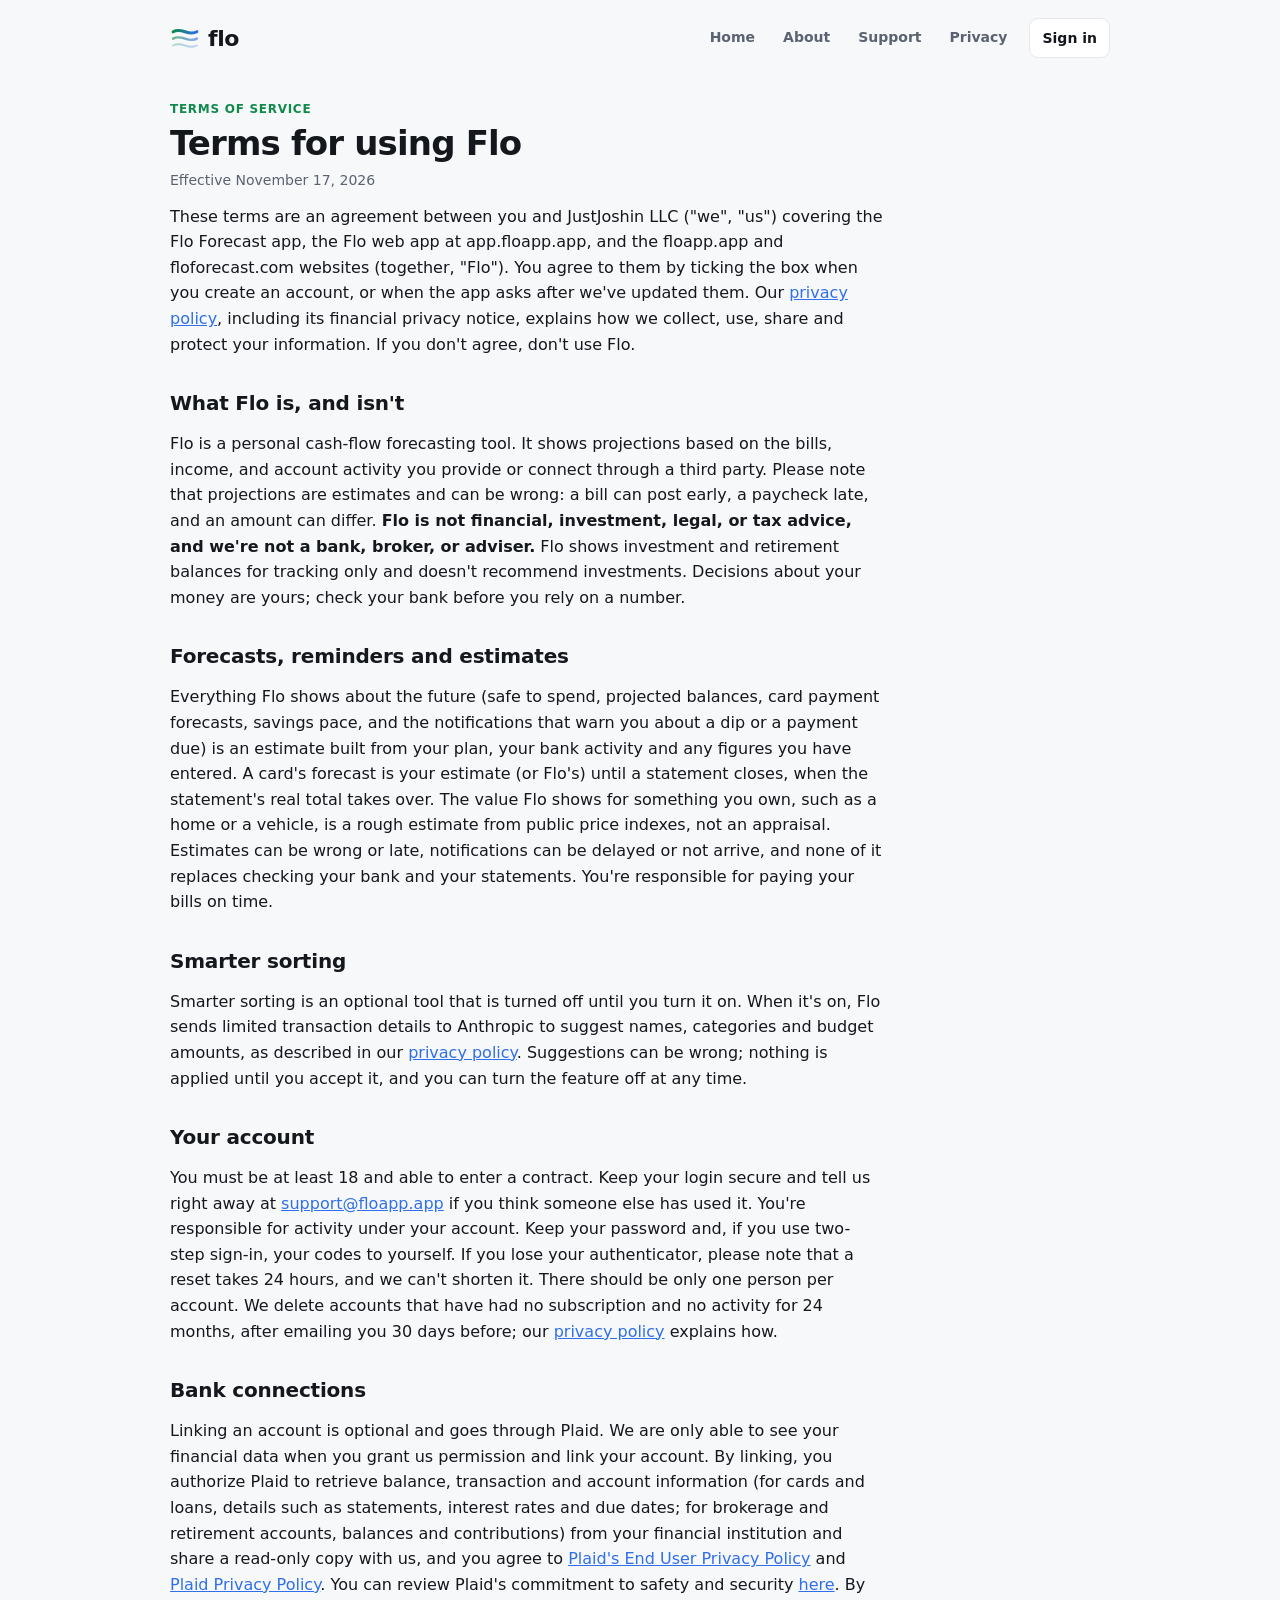
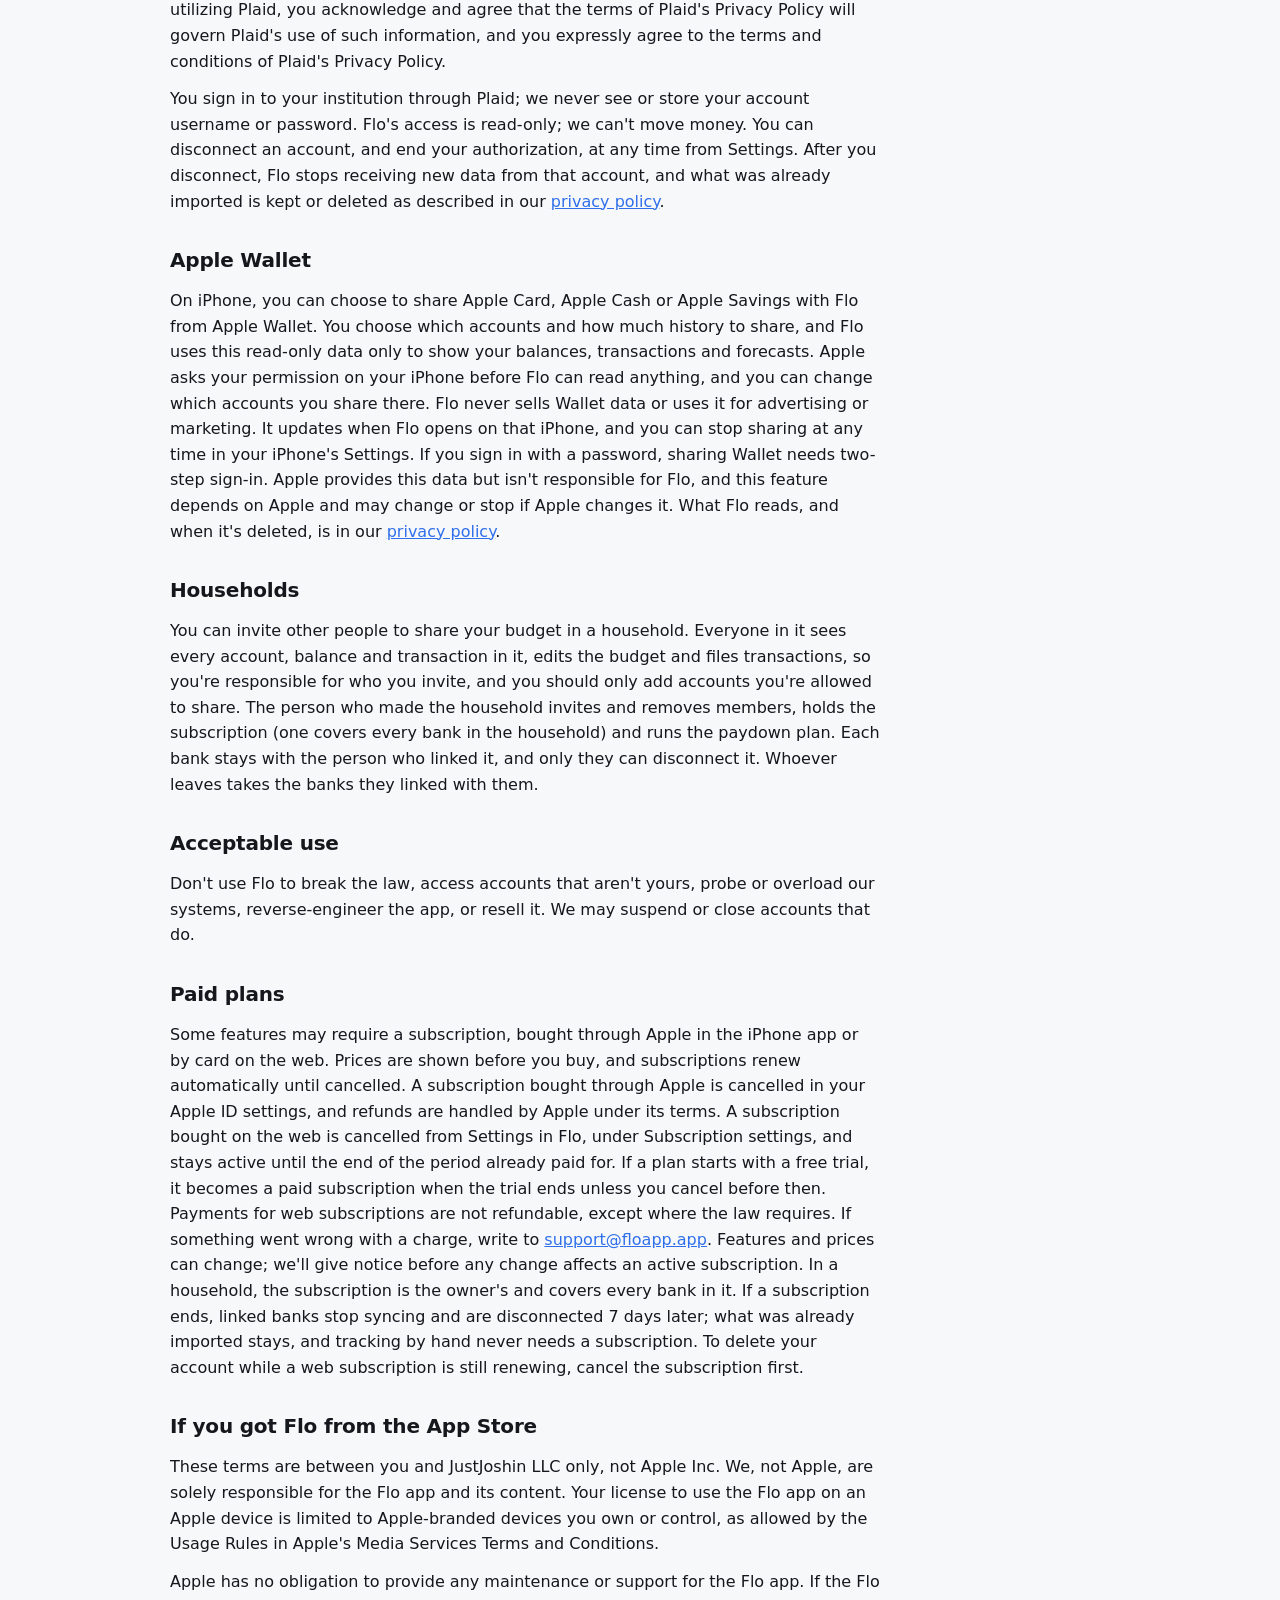
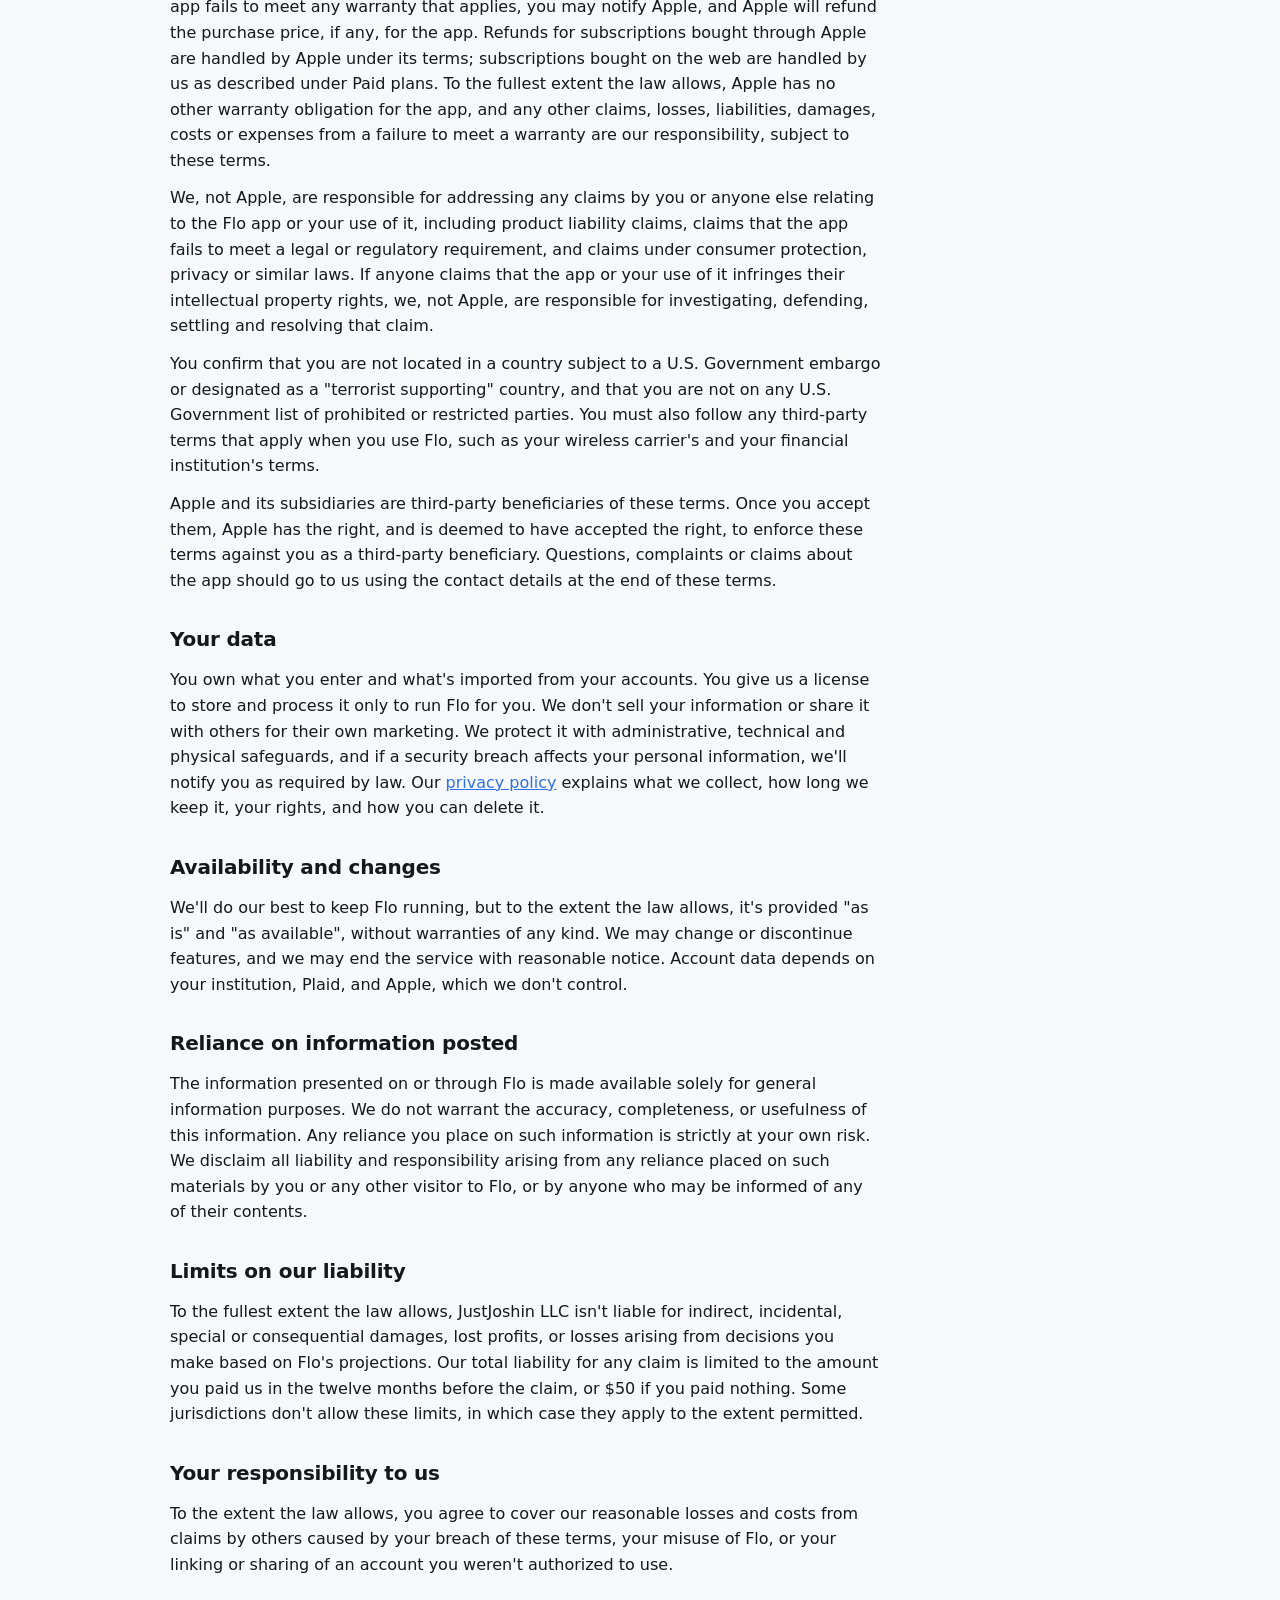
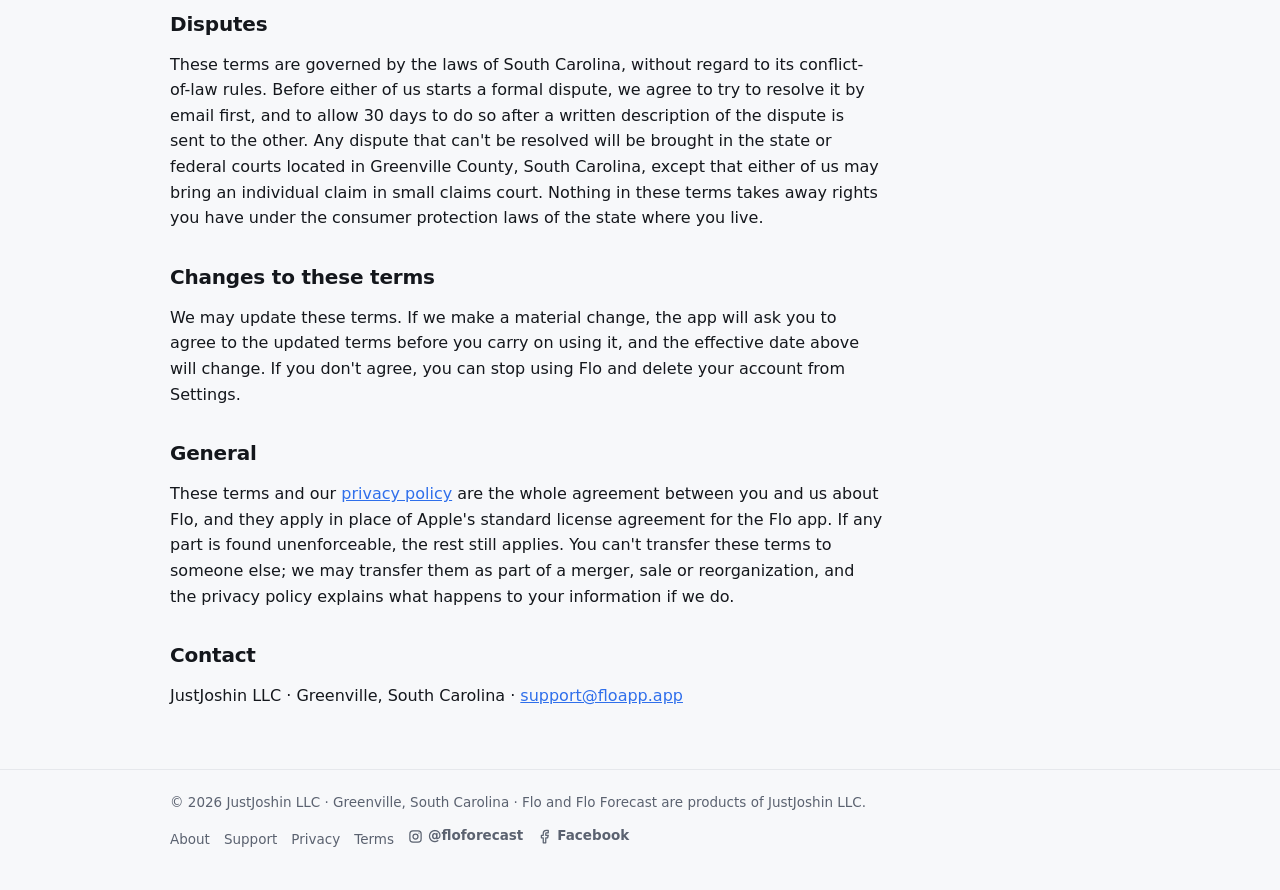
<file: terms.html>
<!doctype html>
<html lang="en">
<head>
<meta charset="utf-8">
<meta name="viewport" content="width=device-width,initial-scale=1">
<title>Flo terms of service</title>
<meta name="description" content="The terms for using the Flo Forecast app and floapp.app.">
<link rel="canonical" href="https://floapp.app/terms">
<link rel="icon" href="data:image/svg+xml,%3Csvg xmlns='http://www.w3.org/2000/svg' viewBox='0 0 48 48' aria-hidden='true'%3E%3Cdefs%3E%3ClinearGradient id='gBrand' x1='0' x2='1' y1='0' y2='0'%3E%3Cstop offset='0' stop-color='%230f8a4b'/%3E%3Cstop offset='1' stop-color='%232f6feb'/%3E%3C/linearGradient%3E%3C/defs%3E%3Cpath d='M5 14 C 19.1 6, 28.9 22, 43 14' fill='none' stroke='url(%23gBrand)' stroke-width='5' stroke-linecap='round'/%3E%3Cpath d='M5 25 C 19.1 17, 28.9 33, 43 25' fill='none' stroke='url(%23gBrand)' stroke-width='4' stroke-linecap='round' opacity='.6'/%3E%3Cpath d='M5 36 C 19.1 28, 28.9 44, 43 36' fill='none' stroke='url(%23gBrand)' stroke-width='3' stroke-linecap='round' opacity='.3'/%3E%3C/svg%3E">
<meta property="og:title" content="Flo terms of service">
<meta property="og:description" content="The terms for using the Flo Forecast app and floapp.app.">
<meta property="og:url" content="https://floapp.app/terms">
<meta property="og:site_name" content="Flo">
<link rel="stylesheet" href="/style.css?v=2026-10-30">
</head>
<body>
<header class="wrap">
  <nav class="nav">
    <a class="brand" href="/"><svg xmlns="http://www.w3.org/2000/svg" viewBox="0 0 48 48" width="30" height="30" aria-hidden="true"><defs><linearGradient id="gBrand" x1="0" x2="1" y1="0" y2="0"><stop offset="0" stop-color="#0f8a4b"/><stop offset="1" stop-color="#2f6feb"/></linearGradient></defs><path d="M5 14 C 19.1 6, 28.9 22, 43 14" fill="none" stroke="url(#gBrand)" stroke-width="5" stroke-linecap="round"/><path d="M5 25 C 19.1 17, 28.9 33, 43 25" fill="none" stroke="url(#gBrand)" stroke-width="4" stroke-linecap="round" opacity=".6"/><path d="M5 36 C 19.1 28, 28.9 44, 43 36" fill="none" stroke="url(#gBrand)" stroke-width="3" stroke-linecap="round" opacity=".3"/></svg><span>flo</span></a>
    <div class="links"><a href="/">Home</a><a href="/about">About</a><a href="/support">Support</a><a href="/privacy">Privacy</a><a class="signin" href="https://app.floapp.app">Sign in</a></div>
  </nav>
</header>
<main class="wrap">

<article class="prose">
  <div class="eyebrow">Terms of service</div>
  <h1>Terms for using Flo</h1>
  <p class="meta">Effective November 17, 2026</p>
  <p>These terms are an agreement between you and JustJoshin LLC ("we", "us") covering the Flo Forecast app, the Flo web app at app.floapp.app, and the floapp.app and floforecast.com websites (together, "Flo"). You agree to them by ticking the box when you create an account, or when the app asks after we've updated them. Our <a href="/privacy">privacy policy</a>, including its financial privacy notice, explains how we collect, use, share and protect your information. If you don't agree, don't use Flo.</p>

  <h2>What Flo is, and isn't</h2>
  <p>Flo is a personal cash-flow forecasting tool. It shows projections based on the bills, income, and account activity you provide or connect through a third party. Please note that projections are estimates and can be wrong: a bill can post early, a paycheck late, and an amount can differ. <b>Flo is not financial, investment, legal, or tax advice, and we're not a bank, broker, or adviser.</b> Flo shows investment and retirement balances for tracking only and doesn't recommend investments. Decisions about your money are yours; check your bank before you rely on a number.</p>

  <h2>Forecasts, reminders and estimates</h2>
  <p>Everything Flo shows about the future (safe to spend, projected balances, card payment forecasts, savings pace, and the notifications that warn you about a dip or a payment due) is an estimate built from your plan, your bank activity and any figures you have entered. A card's forecast is your estimate (or Flo's) until a statement closes, when the statement's real total takes over. The value Flo shows for something you own, such as a home or a vehicle, is a rough estimate from public price indexes, not an appraisal. Estimates can be wrong or late, notifications can be delayed or not arrive, and none of it replaces checking your bank and your statements. You're responsible for paying your bills on time.</p>

  <h2>Smarter sorting</h2>
  <p>Smarter sorting is an optional tool that is turned off until you turn it on. When it's on, Flo sends limited transaction details to Anthropic to suggest names, categories and budget amounts, as described in our <a href="/privacy">privacy policy</a>. Suggestions can be wrong; nothing is applied until you accept it, and you can turn the feature off at any time.</p>

  <h2>Your account</h2>
  <p>You must be at least 18 and able to enter a contract. Keep your login secure and tell us right away at <a href="mailto:support@floapp.app">support@floapp.app</a> if you think someone else has used it. You're responsible for activity under your account. Keep your password and, if you use two-step sign-in, your codes to yourself. If you lose your authenticator, please note that a reset takes 24 hours, and we can't shorten it. There should be only one person per account. We delete accounts that have had no subscription and no activity for 24 months, after emailing you 30 days before; our <a href="/privacy">privacy policy</a> explains how.</p>

  <h2>Bank connections</h2>
  <p>Linking an account is optional and goes through Plaid. We are only able to see your financial data when you grant us permission and link your account. By linking, you authorize Plaid to retrieve balance, transaction and account information (for cards and loans, details such as statements, interest rates and due dates; for brokerage and retirement accounts, balances and contributions) from your financial institution and share a read-only copy with us, and you agree to <a href="https://plaid.com/legal/#end-user-privacy-policy" rel="noopener">Plaid's End User Privacy Policy</a> and <a href="https://plaid.com/legal/" rel="noopener">Plaid Privacy Policy</a>. You can review Plaid's commitment to safety and security <a href="https://plaid.com/safety/" rel="noopener">here</a>. By utilizing Plaid, you acknowledge and agree that the terms of Plaid's Privacy Policy will govern Plaid's use of such information, and you expressly agree to the terms and conditions of Plaid's Privacy Policy.</p>
  <p>You sign in to your institution through Plaid; we never see or store your account username or password. Flo's access is read-only; we can't move money. You can disconnect an account, and end your authorization, at any time from Settings. After you disconnect, Flo stops receiving new data from that account, and what was already imported is kept or deleted as described in our <a href="/privacy">privacy policy</a>.</p>

  <h2>Apple Wallet</h2>
  <p>On iPhone, you can choose to share Apple Card, Apple Cash or Apple Savings with Flo from Apple Wallet. You choose which accounts and how much history to share, and Flo uses this read-only data only to show your balances, transactions and forecasts. Apple asks your permission on your iPhone before Flo can read anything, and you can change which accounts you share there. Flo never sells Wallet data or uses it for advertising or marketing. It updates when Flo opens on that iPhone, and you can stop sharing at any time in your iPhone's Settings. If you sign in with a password, sharing Wallet needs two-step sign-in. Apple provides this data but isn't responsible for Flo, and this feature depends on Apple and may change or stop if Apple changes it. What Flo reads, and when it's deleted, is in our <a href="/privacy">privacy policy</a>.</p>

  <h2>Households</h2>
  <p>You can invite other people to share your budget in a household. Everyone in it sees every account, balance and transaction in it, edits the budget and files transactions, so you're responsible for who you invite, and you should only add accounts you're allowed to share. The person who made the household invites and removes members, holds the subscription (one covers every bank in the household) and runs the paydown plan. Each bank stays with the person who linked it, and only they can disconnect it. Whoever leaves takes the banks they linked with them.</p>

  <h2>Acceptable use</h2>
  <p>Don't use Flo to break the law, access accounts that aren't yours, probe or overload our systems, reverse-engineer the app, or resell it. We may suspend or close accounts that do.</p>

  <h2>Paid plans</h2>
  <p>Some features may require a subscription, bought through Apple in the iPhone app or by card on the web. Prices are shown before you buy, and subscriptions renew automatically until cancelled. A subscription bought through Apple is cancelled in your Apple ID settings, and refunds are handled by Apple under its terms. A subscription bought on the web is cancelled from Settings in Flo, under Subscription settings, and stays active until the end of the period already paid for. If a plan starts with a free trial, it becomes a paid subscription when the trial ends unless you cancel before then. Payments for web subscriptions are not refundable, except where the law requires. If something went wrong with a charge, write to <a href="mailto:support@floapp.app">support@floapp.app</a>. Features and prices can change; we'll give notice before any change affects an active subscription. In a household, the subscription is the owner's and covers every bank in it. If a subscription ends, linked banks stop syncing and are disconnected 7 days later; what was already imported stays, and tracking by hand never needs a subscription. To delete your account while a web subscription is still renewing, cancel the subscription first.</p>

  <h2>If you got Flo from the App Store</h2>
  <p>These terms are between you and JustJoshin LLC only, not Apple Inc. We, not Apple, are solely responsible for the Flo app and its content. Your license to use the Flo app on an Apple device is limited to Apple-branded devices you own or control, as allowed by the Usage Rules in Apple's Media Services Terms and Conditions.</p>
  <p>Apple has no obligation to provide any maintenance or support for the Flo app. If the Flo app fails to meet any warranty that applies, you may notify Apple, and Apple will refund the purchase price, if any, for the app. Refunds for subscriptions bought through Apple are handled by Apple under its terms; subscriptions bought on the web are handled by us as described under Paid plans. To the fullest extent the law allows, Apple has no other warranty obligation for the app, and any other claims, losses, liabilities, damages, costs or expenses from a failure to meet a warranty are our responsibility, subject to these terms.</p>
  <p>We, not Apple, are responsible for addressing any claims by you or anyone else relating to the Flo app or your use of it, including product liability claims, claims that the app fails to meet a legal or regulatory requirement, and claims under consumer protection, privacy or similar laws. If anyone claims that the app or your use of it infringes their intellectual property rights, we, not Apple, are responsible for investigating, defending, settling and resolving that claim.</p>
  <p>You confirm that you are not located in a country subject to a U.S. Government embargo or designated as a "terrorist supporting" country, and that you are not on any U.S. Government list of prohibited or restricted parties. You must also follow any third-party terms that apply when you use Flo, such as your wireless carrier's and your financial institution's terms.</p>
  <p>Apple and its subsidiaries are third-party beneficiaries of these terms. Once you accept them, Apple has the right, and is deemed to have accepted the right, to enforce these terms against you as a third-party beneficiary. Questions, complaints or claims about the app should go to us using the contact details at the end of these terms.</p>

  <h2>Your data</h2>
  <p>You own what you enter and what's imported from your accounts. You give us a license to store and process it only to run Flo for you. We don't sell your information or share it with others for their own marketing. We protect it with administrative, technical and physical safeguards, and if a security breach affects your personal information, we'll notify you as required by law. Our <a href="/privacy">privacy policy</a> explains what we collect, how long we keep it, your rights, and how you can delete it.</p>

  <h2>Availability and changes</h2>
  <p>We'll do our best to keep Flo running, but to the extent the law allows, it's provided "as is" and "as available", without warranties of any kind. We may change or discontinue features, and we may end the service with reasonable notice. Account data depends on your institution, Plaid, and Apple, which we don't control.</p>

  <h2>Reliance on information posted</h2>
  <p>The information presented on or through Flo is made available solely for general information purposes. We do not warrant the accuracy, completeness, or usefulness of this information. Any reliance you place on such information is strictly at your own risk. We disclaim all liability and responsibility arising from any reliance placed on such materials by you or any other visitor to Flo, or by anyone who may be informed of any of their contents.</p>

  <h2>Limits on our liability</h2>
  <p>To the fullest extent the law allows, JustJoshin LLC isn't liable for indirect, incidental, special or consequential damages, lost profits, or losses arising from decisions you make based on Flo's projections. Our total liability for any claim is limited to the amount you paid us in the twelve months before the claim, or $50 if you paid nothing. Some jurisdictions don't allow these limits, in which case they apply to the extent permitted.</p>

  <h2>Your responsibility to us</h2>
  <p>To the extent the law allows, you agree to cover our reasonable losses and costs from claims by others caused by your breach of these terms, your misuse of Flo, or your linking or sharing of an account you weren't authorized to use.</p>

  <h2>Disputes</h2>
  <p>These terms are governed by the laws of South Carolina, without regard to its conflict-of-law rules. Before either of us starts a formal dispute, we agree to try to resolve it by email first, and to allow 30 days to do so after a written description of the dispute is sent to the other. Any dispute that can't be resolved will be brought in the state or federal courts located in Greenville County, South Carolina, except that either of us may bring an individual claim in small claims court. Nothing in these terms takes away rights you have under the consumer protection laws of the state where you live.</p>

  <h2>Changes to these terms</h2>
  <p>We may update these terms. If we make a material change, the app will ask you to agree to the updated terms before you carry on using it, and the effective date above will change. If you don't agree, you can stop using Flo and delete your account from Settings.</p>

  <h2>General</h2>
  <p>These terms and our <a href="/privacy">privacy policy</a> are the whole agreement between you and us about Flo, and they apply in place of Apple's standard license agreement for the Flo app. If any part is found unenforceable, the rest still applies. You can't transfer these terms to someone else; we may transfer them as part of a merger, sale or reorganization, and the privacy policy explains what happens to your information if we do.</p>

  <h2>Contact</h2>
  <p>JustJoshin LLC · Greenville, South Carolina · <a href="mailto:support@floapp.app">support@floapp.app</a></p>
</article>

</main>
<footer>
  <div class="wrap row">
    <div>© 2026 JustJoshin LLC · Greenville, South Carolina · Flo and Flo Forecast are products of JustJoshin LLC.</div>
    <div><a href="/about">About</a><a href="/support">Support</a><a href="/privacy">Privacy</a><a href="/terms">Terms</a><a class="ig" href="https://www.instagram.com/floforecast/" target="_blank" rel="noopener" aria-label="Flo on Instagram, @floforecast"><svg width="15" height="15" viewBox="0 0 24 24" fill="none" stroke="currentColor" stroke-width="2" aria-hidden="true"><rect x="3" y="3" width="18" height="18" rx="5"/><circle cx="12" cy="12" r="4"/><circle cx="17.5" cy="6.5" r="1" fill="currentColor" stroke="none"/></svg>@floforecast</a><a class="ig" href="https://www.facebook.com/floforecast" target="_blank" rel="noopener" aria-label="Flo Forecast on Facebook"><svg width="15" height="15" viewBox="0 0 24 24" fill="none" stroke="currentColor" stroke-width="2" stroke-linejoin="round" aria-hidden="true"><path d="M18 2h-3a5 5 0 0 0-5 5v3H7v4h3v8h4v-8h3l1-4h-4V7a1 1 0 0 1 1-1h3z"/></svg>Facebook</a></div>
  </div>
</footer>
</body>
</html>
</file>
<file: style.css>
/* The app's own font: the system font of whatever is reading the page (San Francisco on
   iPhone and Mac, Segoe on Windows, Roboto on Android). Nothing is downloaded from anyone. */
:root{
  --bg:#f7f8fa; --card:#ffffff; --ink:#14171c; --sub:#5b6270; --line:#e6e8ec;
  --pos:#0f8a4b; --accent:#2f6feb; --accent-weak:#eaf1ff; --pos-weak:#e9f8ef;
  --radius:14px;
}
@media (prefers-color-scheme: dark){
  :root{
    --bg:#111317; --card:#191c22; --ink:#eef0f3; --sub:#9aa1ad; --line:#2a2e37;
    --pos:#3ecb7e; --accent:#6d9bff; --accent-weak:#1c2740; --pos-weak:#132a1e;
  }
}
*{box-sizing:border-box}
html{color-scheme:light dark}
body{margin:0;background:var(--bg);color:var(--ink);font:16px/1.6 -apple-system,BlinkMacSystemFont,"SF Pro Text",system-ui,"Segoe UI",Roboto,Helvetica,Arial,sans-serif}
a{color:var(--accent)}
h1,h2,h3,p{margin:0}
.wrap{max-width:980px;margin:0 auto;padding-inline:20px}
header{padding-block:18px}
.nav{display:flex;align-items:center;justify-content:space-between;gap:16px;flex-wrap:wrap}
.brand{display:inline-flex;align-items:center;gap:8px;font-size:22px;font-weight:700;letter-spacing:-.02em;color:var(--ink);text-decoration:none}
.brand svg{display:block}
.links{display:flex;gap:4px;flex-wrap:wrap}
.links a{color:var(--sub);text-decoration:none;font-size:14px;font-weight:600;padding:8px 12px;border-radius:9px}
.links a:hover,.links a[aria-current]{color:var(--ink);background:var(--card)}
.links a.signin{color:var(--ink);background:var(--card);border:1px solid var(--line);margin-left:6px}
.links a.signin:hover{border-color:var(--sub)}
main{padding-block:24px 60px}
.hero{display:grid;grid-template-columns:1.1fr .9fr;gap:36px;align-items:center;padding-block:36px 48px}
@media(max-width:760px){.hero{grid-template-columns:1fr;gap:24px}}
.eyebrow{font-size:12px;text-transform:uppercase;letter-spacing:.06em;color:var(--pos);font-weight:700}
h1{font-size:44px;line-height:1.05;letter-spacing:-.025em;font-weight:700;margin-top:10px;text-wrap:balance}
@media(max-width:760px){h1{font-size:34px}}
.lede{font-size:18px;color:var(--sub);margin-top:16px;max-width:52ch}
.cta{display:flex;gap:12px;flex-wrap:wrap;margin-top:24px;align-items:center}
.btn{display:inline-block;border:1px solid var(--line);background:var(--card);color:var(--ink);border-radius:11px;padding:11px 18px;font-weight:600;text-decoration:none;font-size:15px}
.btn-primary{background:var(--accent);border-color:var(--accent);color:#fff}
.note{font-size:13px;color:var(--sub)}
.phone{width:min(330px,100%);margin:0 auto;display:block;border-radius:28px;box-shadow:0 20px 50px rgba(20,23,28,.18);border:1px solid var(--line)}
.section{padding-block:36px;border-top:1px solid var(--line)}
.section h2{font-size:26px;letter-spacing:-.02em;text-wrap:balance}
.section .sub{color:var(--sub);margin-top:8px;max-width:60ch}
.features{display:grid;grid-template-columns:repeat(auto-fit,minmax(230px,1fr));gap:14px;margin-top:24px}
.feat{background:var(--card);border:1px solid var(--line);border-radius:var(--radius);padding:18px}
.feat h3{font-size:16px;margin-bottom:6px}
.feat p{font-size:14.5px;color:var(--sub)}
.shots{display:grid;grid-template-columns:repeat(auto-fit,minmax(220px,1fr));gap:20px;margin-top:24px;align-items:start}
.shot{text-align:center}
.shot img{width:100%;max-width:280px;border-radius:24px;border:1px solid var(--line);box-shadow:0 12px 30px rgba(20,23,28,.12)}
.shot p{font-size:13.5px;color:var(--sub);margin-top:10px}
.prose{max-width:70ch}
.prose h1{font-size:34px;margin-top:6px}
.prose h2{font-size:20px;margin-top:30px;letter-spacing:-.01em}
.prose p,.prose li{margin-top:12px;color:var(--ink)}
.prose ul{padding-left:20px;margin:0}
.prose .meta{color:var(--sub);font-size:14px;margin-top:8px}
.card{background:var(--card);border:1px solid var(--line);border-radius:var(--radius);padding:20px 22px}
.faq details{border-top:1px solid var(--line);padding:12px 0}
.faq details:last-child{border-bottom:1px solid var(--line)}
.faq summary{cursor:pointer;font-weight:600}
.faq p{color:var(--sub);margin-top:8px;font-size:15px}
footer{border-top:1px solid var(--line);padding-block:22px 40px;font-size:13.5px;color:var(--sub)}
footer .row{display:flex;justify-content:space-between;gap:12px;flex-wrap:wrap}
footer a{color:var(--sub);text-decoration:none;margin-right:14px}
footer a:hover{color:var(--ink)}
footer a.ig{display:inline-flex;align-items:center;gap:5px;font-weight:600}
footer a.ig svg{flex:none}

/* ---- The logo's waves, drifting -------------------------------------------------
   Three strokes, thick to faint as in the mark, each a strip that repeats every
   720px and slides one period. Held still for anyone who asked for less motion. */
.wavy{position:relative}
html,body{overflow-x:clip}
.waves{position:absolute;left:50%;width:100vw;transform:translateX(-50%);height:90px;pointer-events:none;overflow:hidden}
.waves i{position:absolute;left:0;right:0;height:60px;background-repeat:repeat-x;background-size:720px 60px;animation:drift linear infinite}
.waves i:nth-child(1){top:0;background-image:url("data:image/svg+xml,%3Csvg xmlns='http://www.w3.org/2000/svg' width='720' height='60'%3E%3Cdefs%3E%3ClinearGradient id='g' x1='0' x2='1'%3E%3Cstop offset='0' stop-color='%230f8a4b'/%3E%3Cstop offset='.5' stop-color='%232f6feb'/%3E%3Cstop offset='1' stop-color='%230f8a4b'/%3E%3C/linearGradient%3E%3C/defs%3E%3Cpath d='M0 30 C120 6 240 6 360 30 S600 54 720 30' fill='none' stroke='url(%23g)' stroke-width='5' stroke-linecap='round'/%3E%3C/svg%3E");animation-duration:18s}
.waves i:nth-child(2){top:14px;opacity:.55;background-image:url("data:image/svg+xml,%3Csvg xmlns='http://www.w3.org/2000/svg' width='720' height='60'%3E%3Cdefs%3E%3ClinearGradient id='g' x1='0' x2='1'%3E%3Cstop offset='0' stop-color='%232f6feb'/%3E%3Cstop offset='.5' stop-color='%230f8a4b'/%3E%3Cstop offset='1' stop-color='%232f6feb'/%3E%3C/linearGradient%3E%3C/defs%3E%3Cpath d='M0 30 C120 6 240 6 360 30 S600 54 720 30' fill='none' stroke='url(%23g)' stroke-width='4' stroke-linecap='round'/%3E%3C/svg%3E");animation-duration:26s;animation-direction:reverse}
.waves i:nth-child(3){top:28px;opacity:.3;background-image:url("data:image/svg+xml,%3Csvg xmlns='http://www.w3.org/2000/svg' width='720' height='60'%3E%3Cdefs%3E%3ClinearGradient id='g' x1='0' x2='1'%3E%3Cstop offset='0' stop-color='%230f8a4b'/%3E%3Cstop offset='.5' stop-color='%232f6feb'/%3E%3Cstop offset='1' stop-color='%230f8a4b'/%3E%3C/linearGradient%3E%3C/defs%3E%3Cpath d='M0 30 C120 6 240 6 360 30 S600 54 720 30' fill='none' stroke='url(%23g)' stroke-width='3' stroke-linecap='round'/%3E%3C/svg%3E");animation-duration:34s}
@keyframes drift{from{background-position-x:0}to{background-position-x:-720px}}
.hero-waves{bottom:-58px}
.foot-waves{position:relative;left:auto;transform:none;width:100%;margin-top:10px}

/* The headline's last words in the brand gradient. */
.grad{background:linear-gradient(90deg,#0f8a4b,#2f6feb);-webkit-background-clip:text;background-clip:text;color:transparent}

/* The phone floats, gently. */
.phone{animation:float 6s ease-in-out infinite}
@keyframes float{0%,100%{transform:translateY(0)}50%{transform:translateY(-10px)}}

/* A soft brand glow behind the hero phone. */
.hero-shot{position:relative}
.hero-shot::before{content:"";position:absolute;inset:8% 10%;border-radius:50%;background:radial-gradient(closest-side,rgba(47,111,235,.28),rgba(15,138,75,.12),transparent);filter:blur(20px);z-index:-1}

/* Section titles get a little wave underneath. */
.section h2::after{content:"";display:block;width:84px;height:12px;margin-top:8px;background:url("data:image/svg+xml,%3Csvg xmlns='http://www.w3.org/2000/svg' width='84' height='12'%3E%3Cdefs%3E%3ClinearGradient id='g' x1='0' x2='1'%3E%3Cstop offset='0' stop-color='%230f8a4b'/%3E%3Cstop offset='1' stop-color='%232f6feb'/%3E%3C/linearGradient%3E%3C/defs%3E%3Cpath d='M2 6 C12 1 22 1 32 6 S52 11 62 6 S78 2 82 5' fill='none' stroke='url(%23g)' stroke-width='3' stroke-linecap='round'/%3E%3C/svg%3E") no-repeat}

/* Feature cards: a gradient edge on top and a lift on hover. */
.feat{position:relative;overflow:hidden;transition:transform .2s ease,box-shadow .2s ease}
.feat::before{content:"";position:absolute;left:0;right:0;top:0;height:3px;background:linear-gradient(90deg,#0f8a4b,#2f6feb)}
.feat:hover{transform:translateY(-3px);box-shadow:0 10px 26px rgba(20,23,28,.10)}
.feat .ico{font-size:22px;display:block;margin-bottom:6px}

.btn-primary{background:linear-gradient(90deg,#0f8a4b,#2f6feb);border:0;box-shadow:0 6px 16px rgba(47,111,235,.28)}
.btn{transition:transform .15s ease}
.btn:hover{transform:translateY(-1px)}
.shots .shot img{transition:transform .25s ease}
.shots .shot img:hover{transform:translateY(-6px) rotate(-.5deg)}
.sample{text-align:center;font-size:12.5px;color:var(--sub);margin-top:14px}

@media (prefers-reduced-motion: reduce){
  .waves i,.phone{animation:none}
  .feat,.btn,.shots .shot img{transition:none}
}

/* Keep screenshots in proportion: the width/height attributes reserve the space, and
   height:auto lets the width decide so nothing is stretched. */
.phone,.shot img{height:auto;aspect-ratio:390/844}


/* ---- "Why it's called Flo": the dial, beside what it means ------------------------
   The film is the brand piece, not a screenshot, so it gets a frame of its own rather
   than the phone's — a glow behind it in the same gradient as everything else, and the
   words it turns through spelled out beside it for anyone who can't or won't watch it. */
/* No overflow clipping here: it cut the waves off flat along the section's bottom edge
   and at the content's width. The page itself already clips sideways (html, body). The
   glow reaches past the section on every side and fades out before its own edge, so
   there is no box to see where it stops. */
.reel{position:relative;isolation:isolate}
.reel::before{content:"";position:absolute;inset:-60px -12vw;z-index:-1;pointer-events:none;
  background:radial-gradient(45% 55% at 72% 45%,rgba(47,111,235,.14),transparent 70%),
             radial-gradient(40% 50% at 22% 35%,rgba(15,138,75,.11),transparent 70%);
  -webkit-mask-image:radial-gradient(closest-side,#000 55%,transparent);
          mask-image:radial-gradient(closest-side,#000 55%,transparent)}
.reel-in{display:grid;grid-template-columns:1.05fr .95fr;gap:40px;align-items:center}
/* One grid for the whole list rather than one per row, so the word column is as wide as
   the longest word — "flourish" — and every line still starts in the same place. A fixed
   width had to guess, and guessed short. */
.reel-words{list-style:none;margin:20px 0 0;padding:0;display:grid;
  grid-template-columns:max-content 1fr;column-gap:16px;row-gap:12px;align-items:baseline}
.reel-words li{display:contents}
.reel-words b{font-size:23px;letter-spacing:-.02em}
.reel-words span{color:var(--sub);line-height:1.5}
.reel-screen{margin:0;display:grid;justify-items:center;gap:10px;position:relative}
/* Behind the film, not around it: the video's own corners are the only edge. */
.reel-screen::before{content:"";position:absolute;inset:4% 14% 12%;border-radius:50%;
  background:radial-gradient(closest-side,rgba(47,111,235,.34),rgba(15,138,75,.16),transparent);
  filter:blur(26px);z-index:-1}
/* The film fills its frame edge to edge (object-fit), with the film's own gradient
   behind it rather than black, so a pixel of rounding never shows as a dark line along
   the top or bottom. No border: the corners and the shadow are the edge. */
.reel-video{width:min(270px,78vw);height:auto;aspect-ratio:9/16;display:block;border-radius:26px;
  object-fit:cover;box-shadow:0 22px 54px rgba(20,23,28,.22);
  background:linear-gradient(160deg,#22c06c,#1f7f8f 50%,#4a86f5)}
@media (max-width:760px){
  .reel-in{grid-template-columns:1fr;gap:28px}
  /* The film first on a phone: it says the whole thing in twelve seconds. */
  .reel-screen{order:-1}
  .reel-words{column-gap:12px}
}
/* Asked not to animate: the poster frame stands still and says the same thing. */
@media (prefers-reduced-motion:reduce){
  .reel-video{animation:none}
}
.waitlist{margin:0}
.wl-label{display:block;font-weight:600;margin-bottom:10px}
.wl-row{display:flex;gap:8px;flex-wrap:wrap}
.wl-row input{flex:1 1 220px;min-width:0;font:inherit;font-size:16px;padding:11px 14px;border-radius:11px;border:1px solid var(--line);background:var(--card);color:var(--ink)}
.wl-row input:focus{outline:2px solid var(--accent);outline-offset:1px}
.wl-row .btn{cursor:pointer}
.wl-row .btn:disabled{opacity:.6;cursor:default}
.wl-note{margin:10px 0 0;font-size:14px;color:var(--sub)}
.wl-ok{color:var(--pos)}
.wl-bad{color:#c0392b}
.wl-hp{position:absolute;left:-9999px;width:1px;height:1px;opacity:0}
</file>
